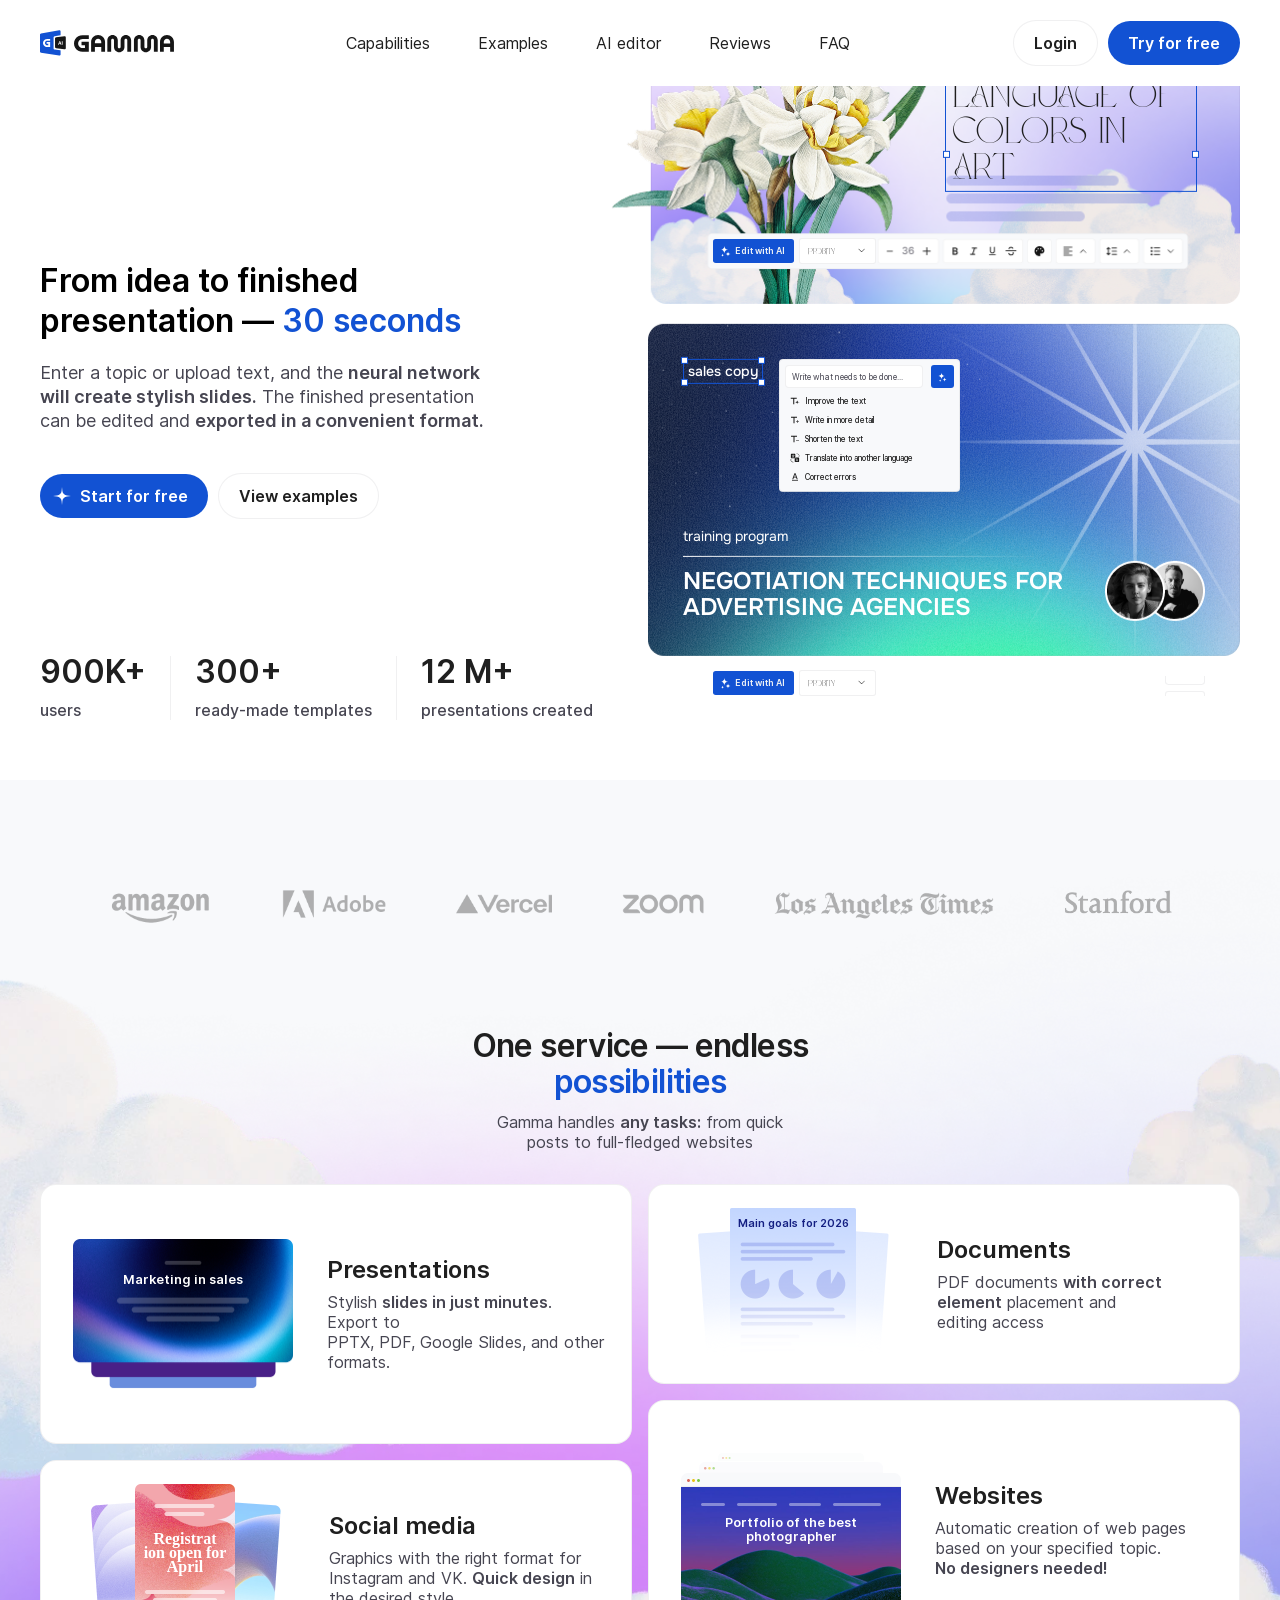
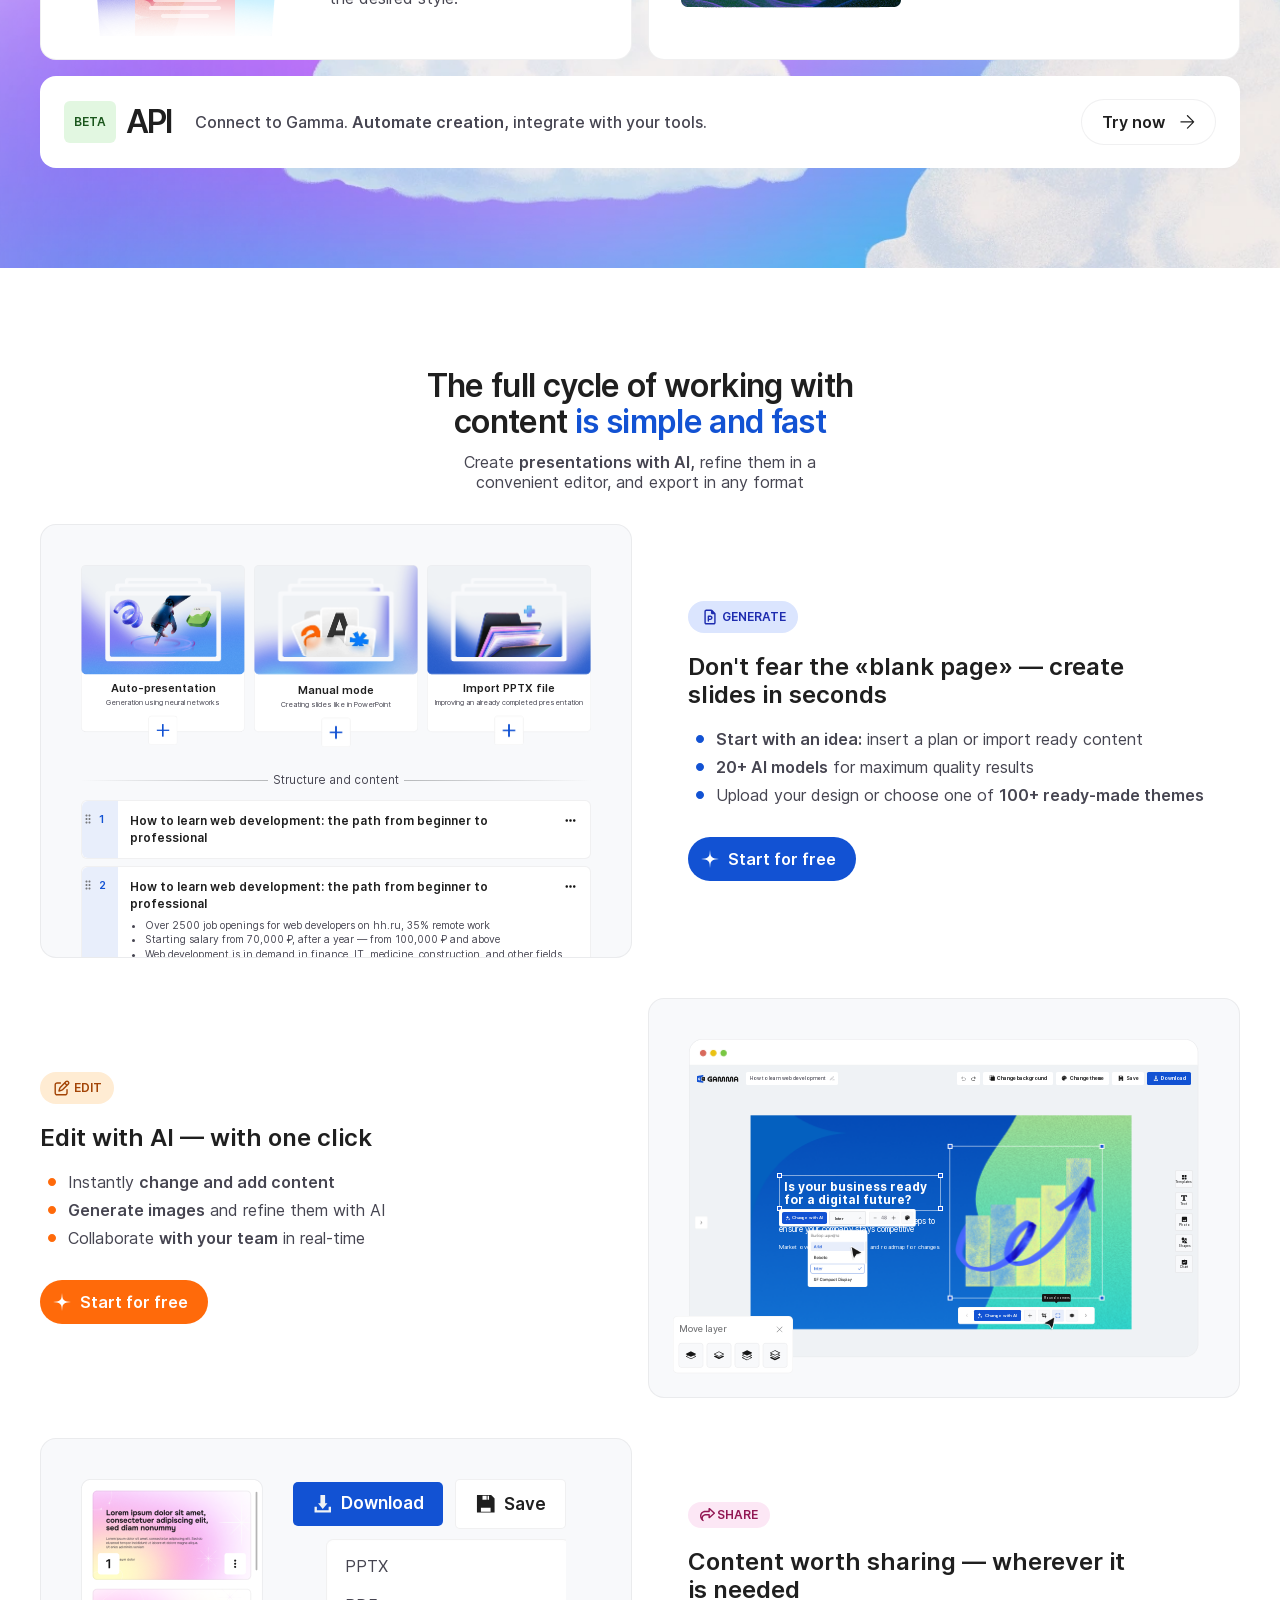
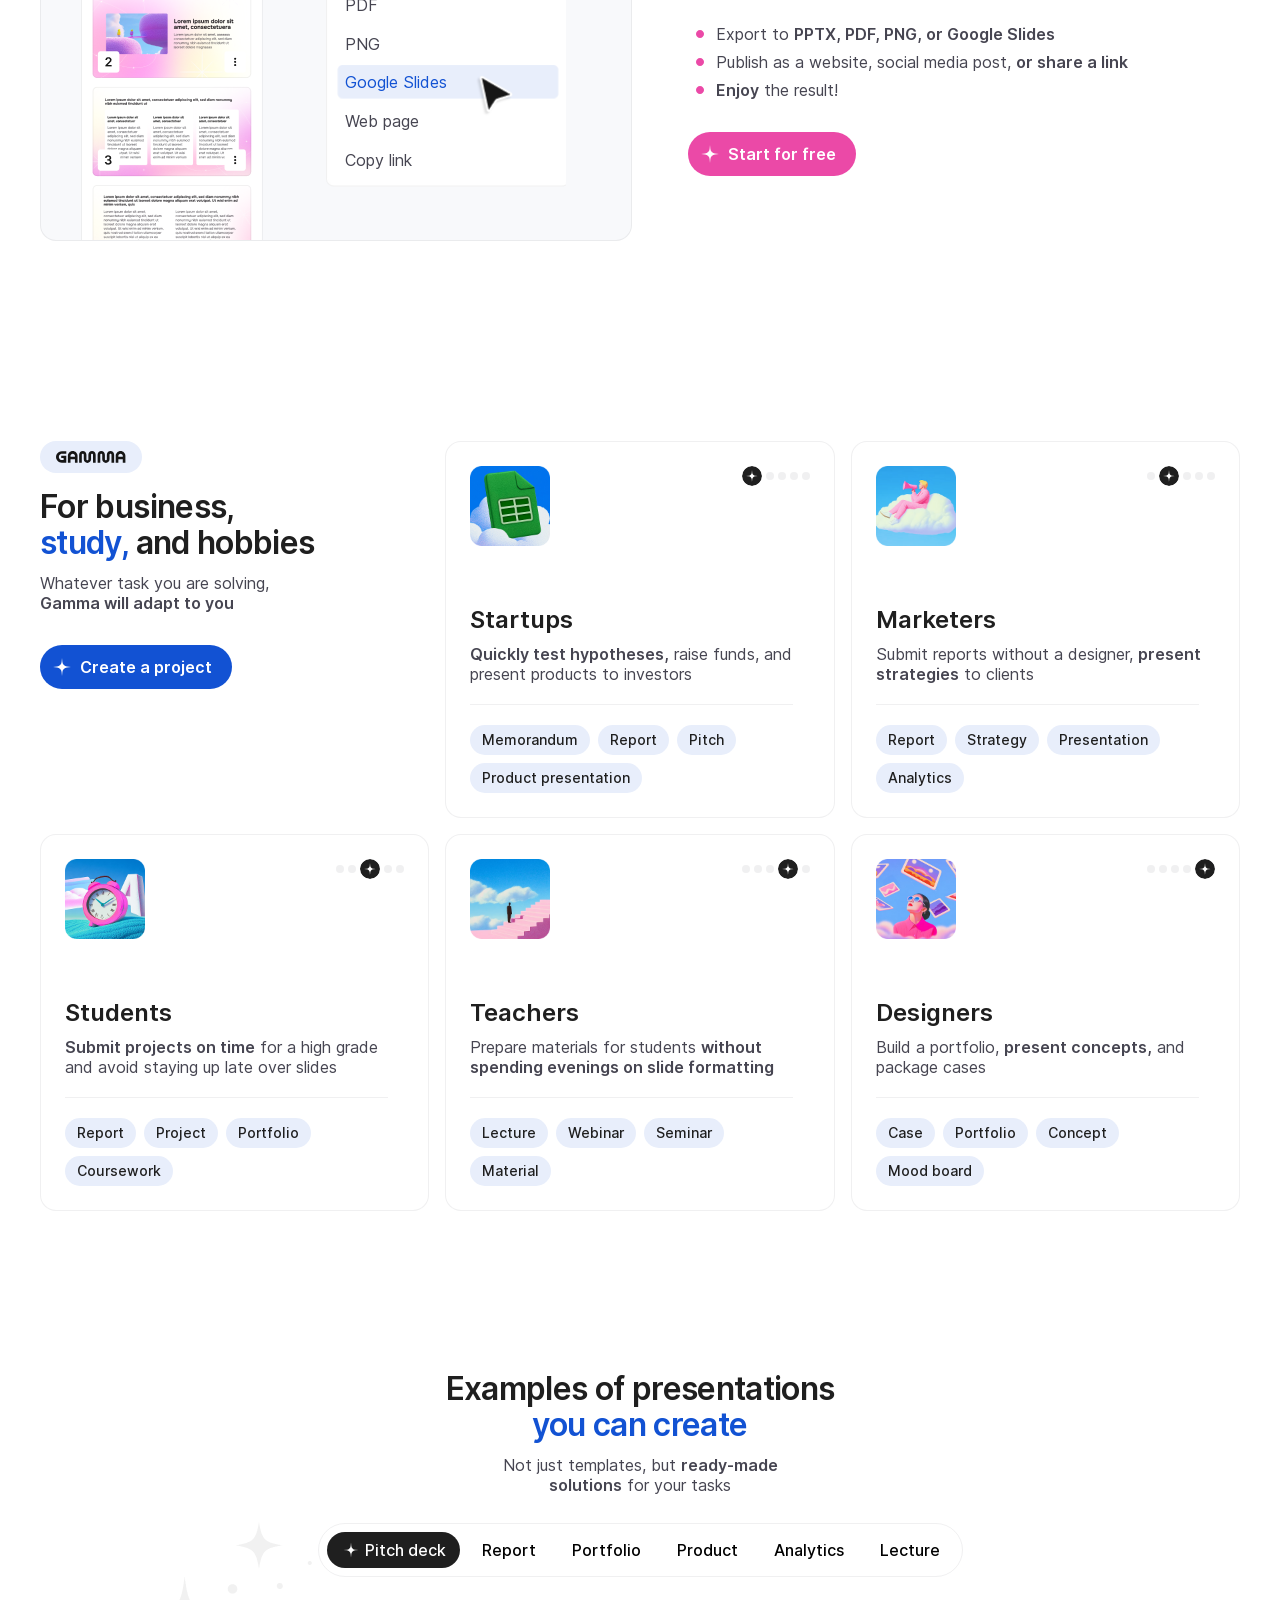
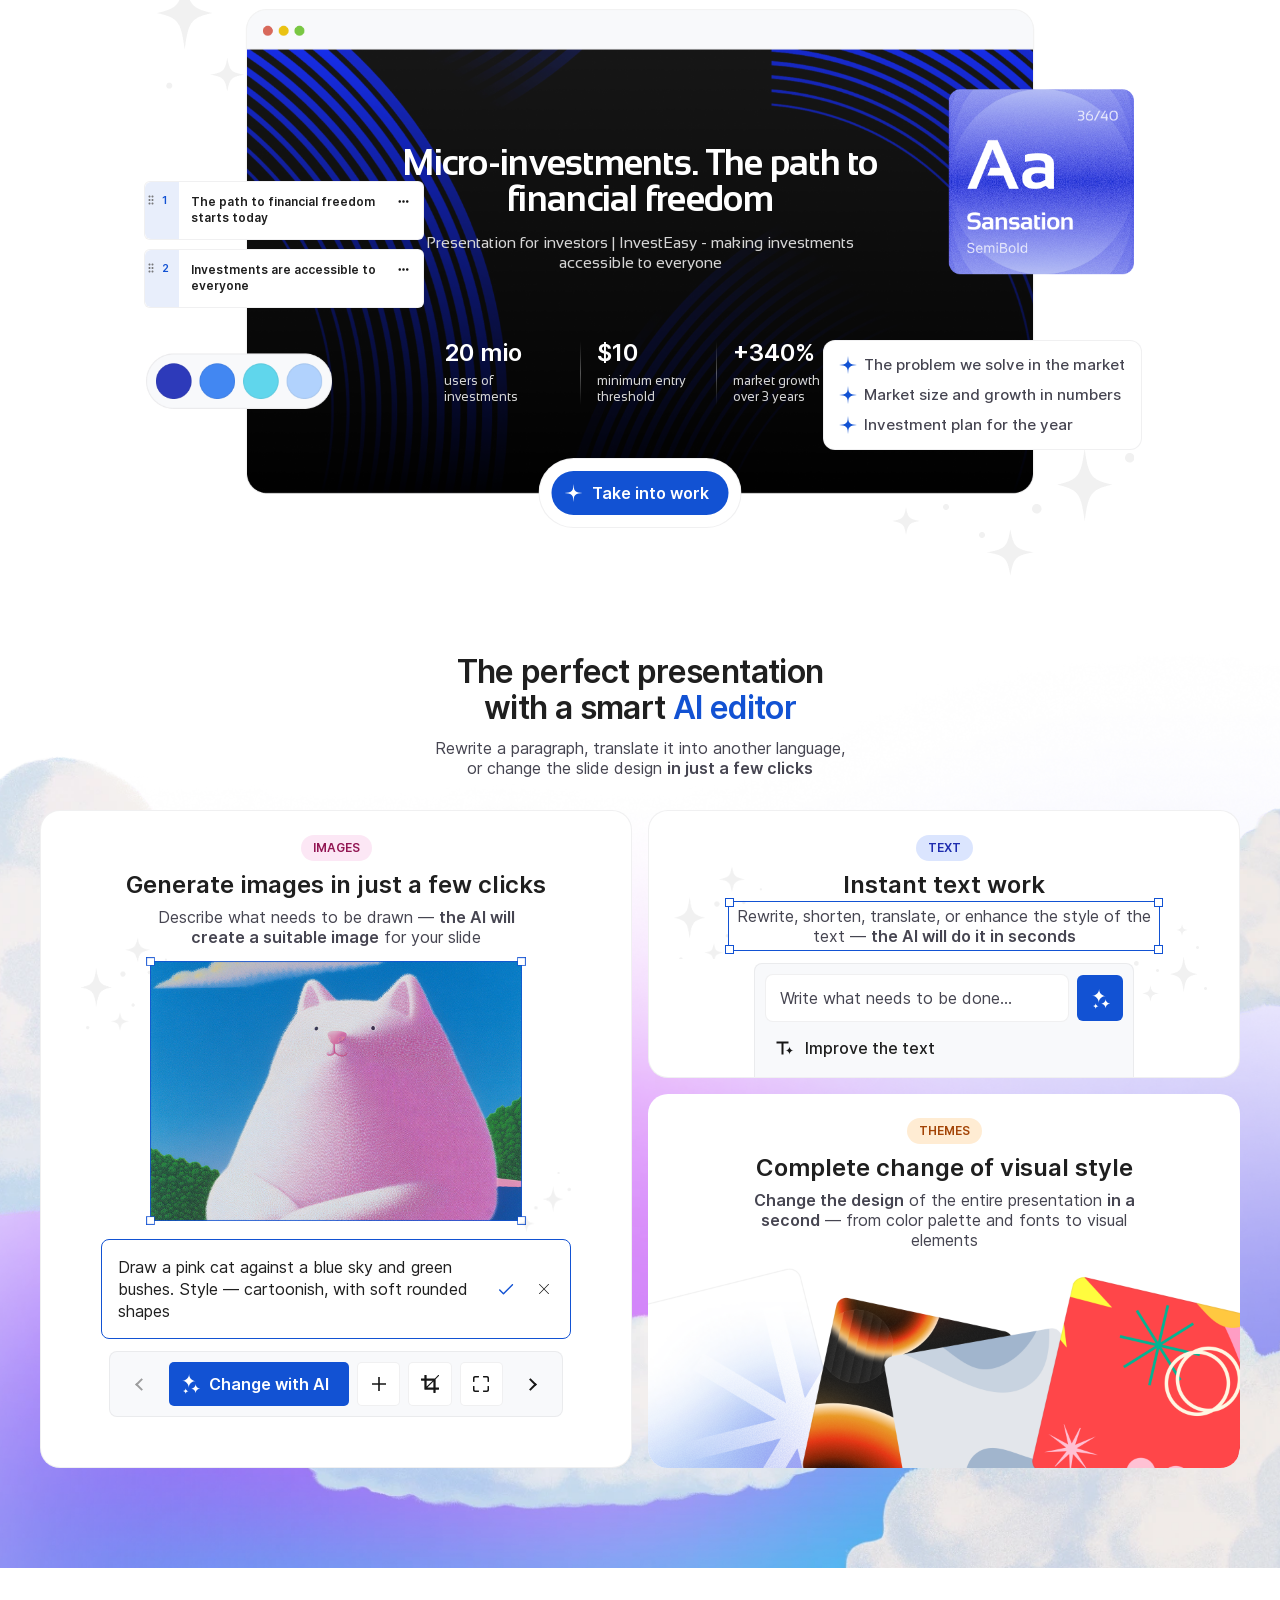
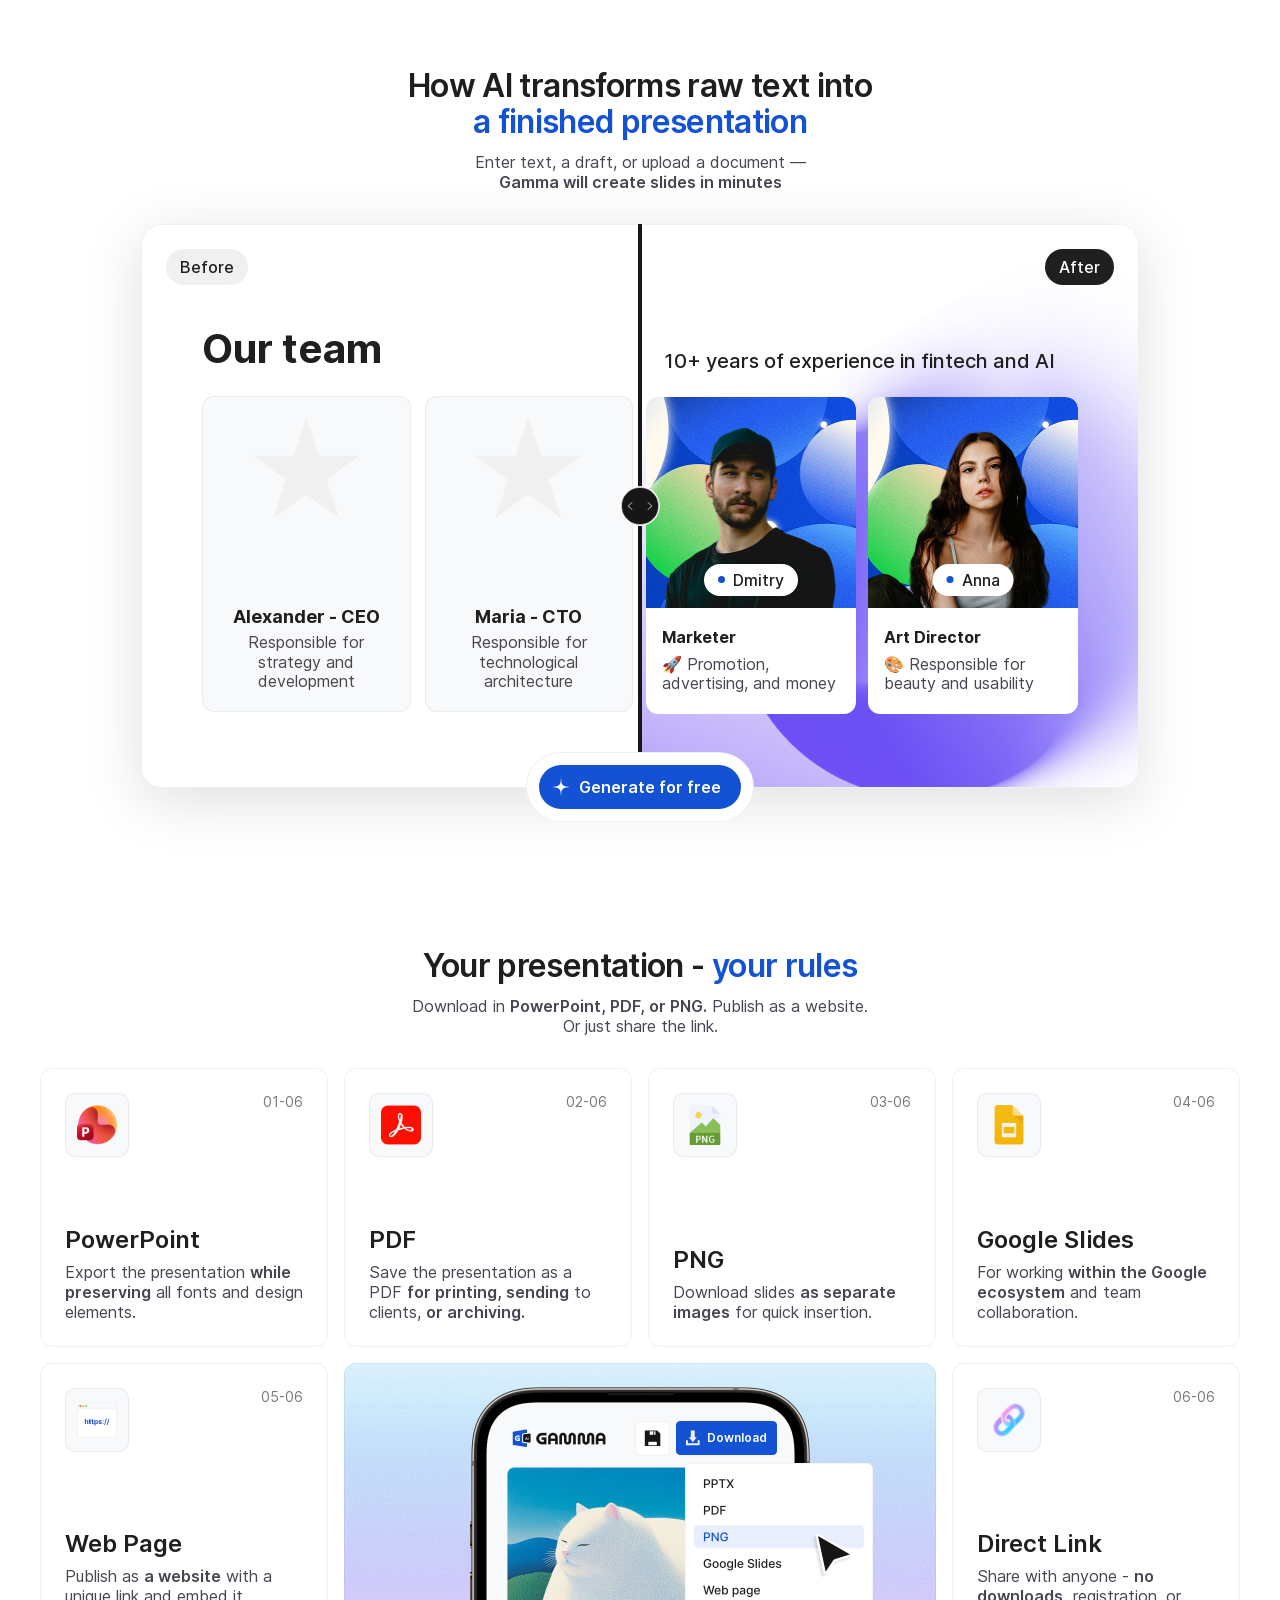
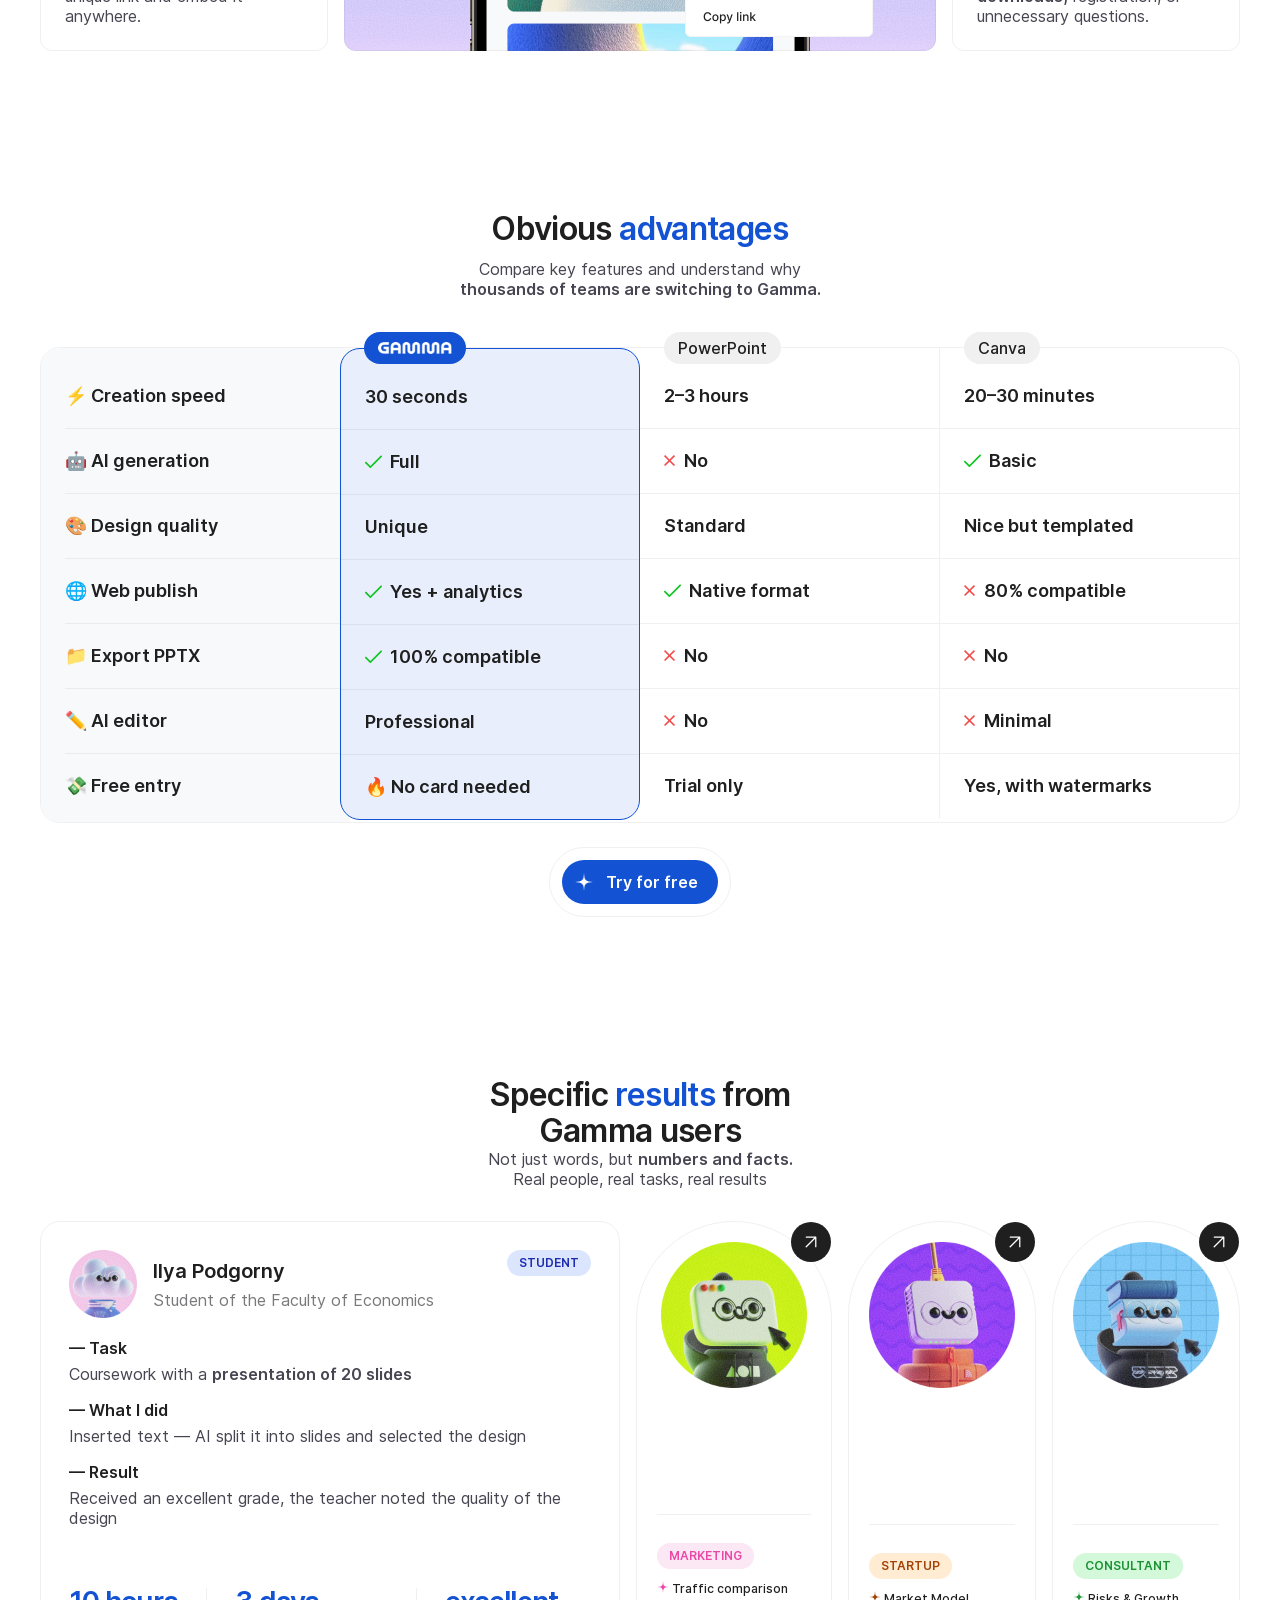
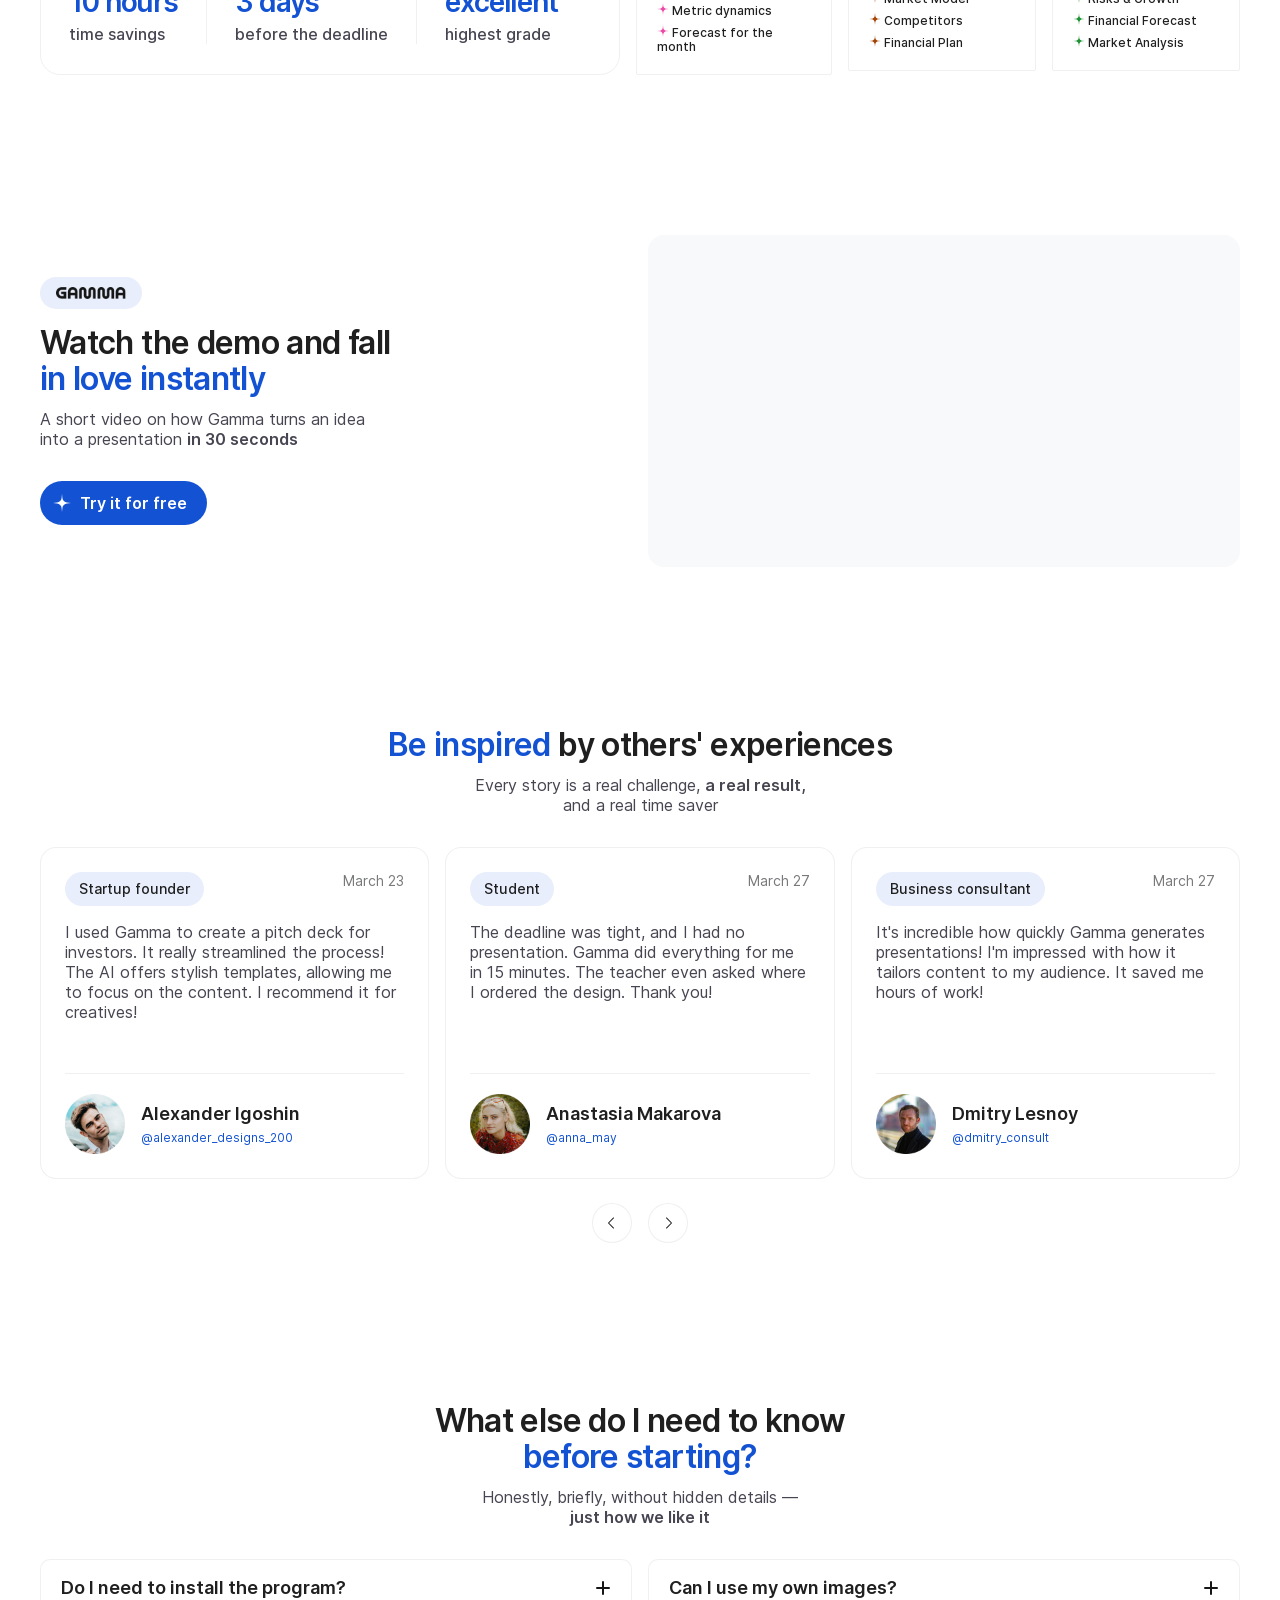
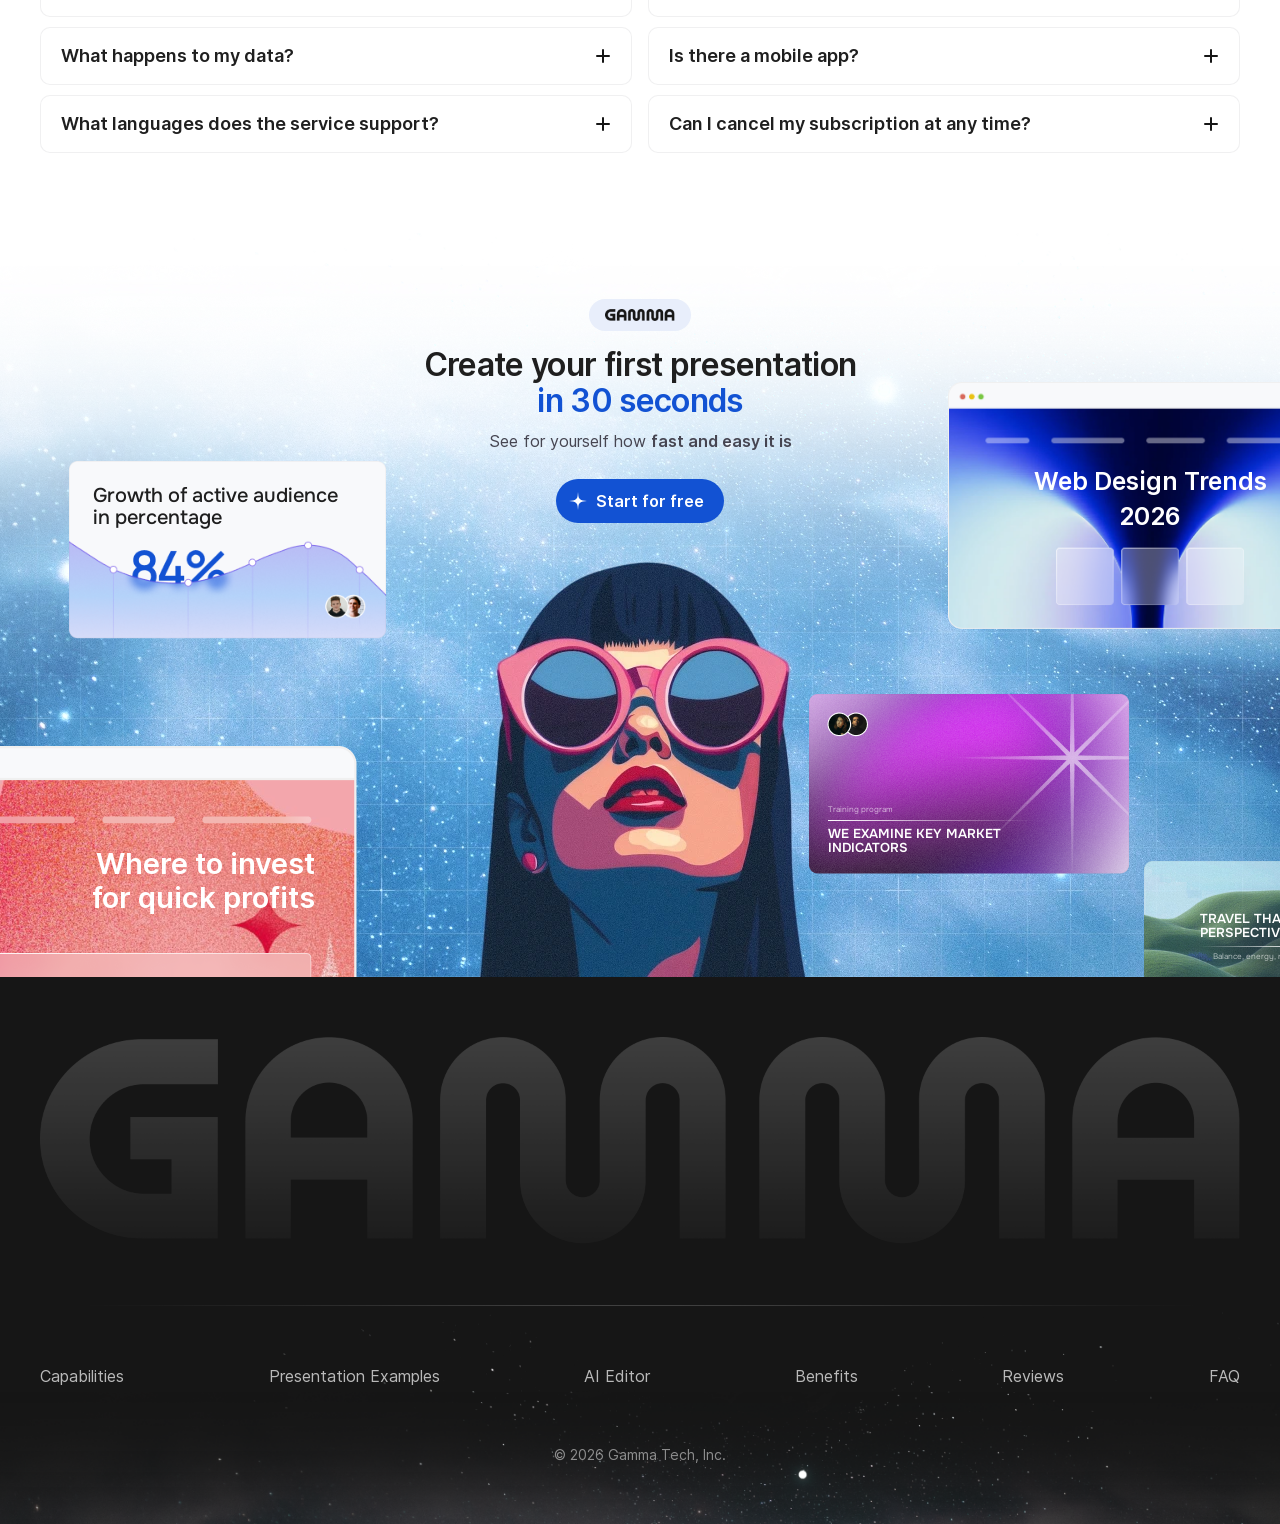
<file: index.html>
<!DOCTYPE html>
<html lang="ru">
<head>
    <meta charset="UTF-8">
    <meta name="viewport"
          content="width=device-width, user-scalable=no, initial-scale=1.0, maximum-scale=1.0, minimum-scale=1.0">
    <meta http-equiv="X-UA-Compatible" content="ie=edge">
    <link href="https://cdn.jsdelivr.net/npm/@splidejs/splide@4.1.4/dist/css/splide.min.css" rel="stylesheet"/>
    <link href="https://fonts.cdnfonts.com/css/soyuz-grotesk" rel="stylesheet">

    <link rel="stylesheet" href="style.css">
    <title>Gamma</title>
</head>
<body>
<header>
    <div class="container">
        <div class="header-main G-align-center G-justify-between">
            <a href="#" class="logo G-flex"><img src="./assets/img/logo.svg" alt="Gamma"></a>
            <div class="menu-content">
                <div class="menu-mobile G-align-center">
                    <div class="nav-menu">
                        <ul class="menu-scroll G-align-center">
                            <li><a href="#capabilities">Capabilities</a></li>
                            <li><a href="#examples">Examples</a></li>
                            <li><a href="#ai-editor">AI editor</a></li>
                            <li><a href="#reviews">Reviews</a></li>
                            <li><a href="#faq">FAQ</a></li>
                        </ul>
                    </div>
                    <div class="header-btn G-align-center">
                        <button class="btn-line G-center">Login</button>
                        <button class="try-btn G-center">Try for free</button>
                    </div>
                </div>
            </div>
            <div class="btn-head-mob">
                <button class="try-btn G-center">Try for free</button>
            </div>
            <div class="open-menu">
                <span></span>
                <span></span>
                <span></span>
            </div>
        </div>
    </div>
</header>

<section class="hero-sction">
    <div class="container">
        <div class="hero-body G-justify-between G-align-center">
            <div class="hero-description ">
                <h1>
                    From idea to finished presentation — <span>30 seconds</span>
                </h1>
                <p>
                    Enter a topic or upload text, and the <span>neural network will create stylish slides.</span> The finished
                    presentation can be edited and <span>exported in a convenient format.</span>
                </p>
                <div class="hero-btn G-align-center">
                    <button class="try-btn start-btn-blue  G-align-center">
                        <i class="icon-star"></i>
                        Start for free
                    </button>
                    <a href="#" class="btn-line">View examples</a>
                </div>
            </div>
            <div class="splide " aria-labelledby="carousel-heading">
                <div class="splide__track">
                    <ul class="splide__list">
                        <li class="splide__slide">
                            <div class="hero-swiper-slide leader-enhancing">
                                <h2>Leader in enhancing employee efficiency</h2>
                                <div class="leader-enhancing-col G-flex-column">
                                    <div class="leader-enhancing-box G-flex-column G-align-center">
                                        <img src="./assets/img/icon-template.svg" alt="icon" >
                                        <small></small>
                                    </div>
                                    <div class="leader-enhancing-box G-flex-column G-align-center">
                                        <img src="./assets/img/icon-shape.svg" alt="icon" >
                                        <small>Shapes</small>
                                    </div>
                                    <div class="leader-enhancing-box Templates-act G-flex-column G-align-center">
                                        <img src="./assets/img/icon-template.svg" alt="icon" >

                                        <small>Templates</small>
                                    </div>
                                    <div class="leader-enhancing-box G-flex-column G-align-center">
                                        <img src="./assets/img/icon-chart.svg" alt="icon" >
                                        <small>Chart</small>
                                    </div>
                                </div>
                                <img
                                        src="./assets/img/slide-card-1.png"
                                        alt="photo"
                                        width=""
                                        height=""
                                        loading="eager"
                                        decoding="async"
                                />

                            </div>
                        </li>
                        <li class="splide__slide">
                            <div class="hero-swiper-slide hero-swiper-marg">
                                    <div class="hero-swiper-languag">
                                        <h3>The language of colors in art</h3>
                                    </div>
                                <img
                                        src="./assets/img/slide-card-2.png"
                                        alt="photo"
                                        width=""
                                        height=""
                                        loading="eager"
                                        decoding="async"
                                />
                                <div class="colors-art G-align-center">
                                    <div class="colors-art-btn G-align-center">
                                        <i class="icon-change-AI"></i>
                                        Edit with AI
                                    </div>
                                    <div class="colors-art-probity G-align-center">
                                        Probity
                                        <i class="icon-arr"></i>
                                    </div>
                                </div>
                            </div>
                        </li>
                        <li class="splide__slide">
                            <div class="swiper-slide">
                                <div class="hero-swiper-slide">
                                    <div class="sales-copy-center G-align-start">
                                        <span class="sales-copy">
                                            sales copy
                                        </span>
                                        <div class="add-menu-img ">
                                            <div class="add-menu-search G-align-center">
                                                <input type="text" placeholder="Write what needs to be done...">
                                                <button class="menu-search-btn">
                                                    <i class="icon-change-AI"></i>
                                                </button>
                                            </div>
                                            <div class="add-menu-text">
                                                <ul>
                                                    <li><i class="icon-improve"></i> Improve the text</li>
                                                    <li><i class="icon-write"></i> Write in more detail</li>
                                                    <li><i class="icon-shorten"></i> Shorten the text</li>
                                                    <li><i class="icon-translate"></i> Translate into another language</li>
                                                    <li><i class="icon-correct"></i> Correct errors</li>
                                                </ul>
                                            </div>
                                        </div>
                                    </div>
                                    <img
                                            src="./assets/img/slide-card-3.png"
                                            alt="photo"
                                            width=""
                                            height=""
                                            loading="eager"
                                            decoding="async"
                                    />

                                    <div class="training-program">
                                        <p>training program</p>
                                        <span></span>
                                        <h3>Negotiation techniques for advertising agencies</h3>
                                    </div>
                                </div>
                            </div>
                        </li>
                    </ul>
                </div>
            </div>
        </div>
        <div class="hero-body-card G-flex">
            <div class="body-card-stat">
                <span>900K+</span>
                <p>users</p>
            </div>
            <div class="body-card-stat">
                <span>300+</span>
                <p>ready-made templates</p>
            </div>
            <div class="body-card-stat">
                <span>12 М+</span>
                <p>presentations created</p>
            </div>
        </div>
    </div>
</section>


<section id="capabilities" class="possibilities">
    <div class="container">
        <div class="possibilities-content">
            <ul>
                <li>
                    <img src="./assets/img/amazon.png" alt="amazon">
                </li>
                <li>
                    <img src="./assets/img/adobe.png" alt="adobe">
                </li>
                <li>
                    <img src="./assets/img/vercel.png" alt="vercel">
                </li>
                <li>
                    <img src="./assets/img/zoom.png" alt="zoom">
                </li>
                <li>
                    <img src="./assets/img/los-angeles.png" alt="angeles">
                </li>
                <li>
                    <img src="./assets/img/stanford.png" alt="stanford">
                </li>
            </ul>
        </div>
        <div class="possibilities-header G-flex-column G-align-center">
            <h2>One service — endless <span>possibilities</span></h2>
            <p>Gamma handles <span>any tasks:</span> from quick posts to full-fledged websites</p>
        </div>
        <div class="possibilities-card">
            <div class="possibilities-card-item long G-center">
                <div class="possibilities-presentations possibilities-img">
                    <span>Marketing in sales</span>
                    <img src="./assets/img/marketing.png" alt="marketing">
                </div>
                <div class="possibilities-card-info">
                    <h3>Presentations</h3>
                    <p>Stylish <span>slides in just minutes</span>. Export to <br> PPTX, PDF, Google Slides, and
                        other formats.</p>
                </div>
            </div>
            <div class="possibilities-card-item short G-center">
                <div class="possibilities-social-media possibilities-img">
                    <span>Registrat ion open for April</span>
                    <img src="./assets/img/social-media.png" alt="social">
                </div>
                <div class="possibilities-card-info">
                    <h3>Social media</h3>
                    <p>Graphics with the right format for Instagram and VK. <span>Quick design</span> in the desired
                        style.</p>
                </div>
            </div>
            <div class="possibilities-card-item short G-center">
                <div class="possibilities-documents possibilities-img">
                    <span>Main goals for 2026</span>
                    <img src="./assets/img/documents.png" alt="documents">
                </div>
                <div class="possibilities-card-info">
                    <h3>Documents</h3>
                    <p>PDF documents <span>with correct <br> element</span> placement and <br> editing access</p>
                </div>
            </div>
            <div class="possibilities-card-item long G-center" style="height: 260px">
                <div class="possibilities-websites possibilities-img">
                    <span>Portfolio of the best photographer</span>
                    <img src="./assets/img/websites.png" alt="websites">
                </div>
                <div class="possibilities-card-info">
                    <h3>Websites</h3>
                    <p>Automatic creation of web pages <br> based on your specified topic. <br><span>No designers needed!</span>
                    </p>
                </div>
            </div>
        </div>
        <div class="possibilities-mob">
            <div class="swiper possibilities-slider">
                <div class="swiper-wrapper">
                    <div class="swiper-slide">
                        <div class="possibilities-card-item long G-center">
                            <div class="possibilities-presentations possibilities-img">
                                <span>Marketing in sales</span>
                                <img src="./assets/img/marketing.png" alt="marketing">
                            </div>
                            <div class="possibilities-card-info">
                                <h3>Presentations</h3>
                                <p>Stylish <span>slides in just minutes</span>. Export to <br> PPTX, PDF, Google Slides, and
                                    other formats.</p>
                            </div>
                        </div>
                    </div>
                    <div class="swiper-slide">
                        <div class="possibilities-card-item short G-center">
                            <div class="possibilities-documents possibilities-img">
                                <span>Main goals for 2026</span>
                                <img src="./assets/img/documents.png" alt="documents">
                            </div>
                            <div class="possibilities-card-info">
                                <h3>Documents</h3>
                                <p>PDF documents <span>with correct <br> element</span> placement and <br> editing access</p>
                            </div>
                        </div>
                    </div>
                    <div class="swiper-slide">
                        <div class="possibilities-card-item short G-center">
                            <div class="possibilities-social-media possibilities-img">
                                <span>Registrat ion open for April</span>
                                <img src="./assets/img/social-media.png" alt="social">
                            </div>
                            <div class="possibilities-card-info">
                                <h3>Social media</h3>
                                <p>Graphics with the right format for Instagram and VK. <span>Quick design</span> in the desired
                                    style.</p>
                            </div>
                        </div>
                    </div>
                    <div class="swiper-slide">
                        <div class="possibilities-card-item long G-center" style="height: 260px">
                            <div class="possibilities-websites possibilities-img">
                                <span>Portfolio of the best photographer</span>
                                <img src="./assets/img/websites.png" alt="websites">
                            </div>
                            <div class="possibilities-card-info">
                                <h3>Websites</h3>
                                <p>Automatic creation of web pages <br> based on your specified topic. <br><span>No designers needed!</span>
                                </p>
                            </div>
                        </div>
                    </div>
                </div>
            </div>
            <div class="possibilities-pag swiper-pagination"></div>
        </div>
        <div class="possibilities-beta  G-justify-between G-align-center">
            <div class="beta-content  G-align-center">
                <div class="beta-content-item  G-align-center">
                    <h5>BETA</h5>
                    <h4>API</h4>
                </div>
                <p>Connect to Gamma. <span>Automate creation,</span> integrate with your tools.</p>
            </div>
            <a href="#" class="beta-btn G-align-center">Try now
                <i class="icon-arrow-right"></i>
            </a>
        </div>
    </div>
</section>

<section class="full-cycle">
    <div class="container">
        <div class="full-cycle-title G-flex-column G-align-center">
            <h2>The full cycle of working with content <span>is simple and fast</span></h2>
            <p>Create <span>presentations with AI,</span> refine them in a convenient editor, and export in any format
            </p>
        </div>
        <div class="full-cycle-content  G-justify-between G-flex-wrap">
            <div class="full-cycle-boxes G-align-center">
                <div class="full-cycle-card full-cycle-fon">
                    <div class="auto-presentation-flex G-align-start G-justify-between">
                        <div class="auto-presentation-card G-flex-column">
                            <img src="./assets/img/present-1.png" alt="present">
                            <div class="auto-presentation-name G-flex-column G-align-center">
                                <strong>Auto-presentation</strong>
                                <p>Generation using neural networks</p>
                            </div>
                        </div>
                        <div class="auto-presentation-card G-flex-column">
                            <img src="./assets/img/present-2.png" alt="present">
                            <div class="auto-presentation-name G-flex-column G-align-center">
                                <strong>Manual mode</strong>
                                <p>Creating slides like in PowerPoint</p>
                            </div>
                        </div>
                        <div class="auto-presentation-card G-flex-column">
                            <img src="./assets/img/present-3.png" alt="present">
                            <div class="auto-presentation-name G-flex-column G-align-center">
                                <strong>Import PPTX file</strong>
                                <p>Improving an already completed presentation</p>
                            </div>
                        </div>
                    </div>

                    <div class="struc-content-cnt">
                        <div class="struc-content-tit G-center">
                            <span></span>
                            <h4>Structure and content</h4>
                            <span></span>
                        </div>
                        <div class="invest-tabs-box G-flex">
                            <div class="invest-tabs-fon">
                                <i class="icon-keter"></i>
                                <span>1</span>
                            </div>
                            <div class="invest-tabs-name G-align-start G-justify-between">
                                <h4>How to learn web development: the path from beginner to professional</h4>
                                <i class="icon-ket"></i>
                            </div>
                        </div>
                        <div class="invest-tabs-box G-flex">
                            <div class="invest-tabs-fon">
                                <i class="icon-keter"></i>
                                <span>2</span>
                            </div>
                            <div class="invest-tabs-name G-flex-column ">
                                <div class="G-align-start G-justify-between">
                                    <h4>How to learn web development: the path from beginner to professional</h4>
                                    <i class="icon-ket"></i>
                                </div>
                                <ul>
                                    <li>Over 2500 job openings for web developers on hh.ru, 35% remote work</li>
                                    <li>Starting salary from 70,000 ₽, after a year — from 100,000 ₽ and above</li>
                                    <li>Web development is in demand in finance, IT, medicine, construction, and other fields</li>
                                </ul>
                            </div>
                        </div>

                    </div>
                </div>
                <div class="full-cycle-card">
                    <div class="full-cycle-card-item">
						<span class="generate-btn G-align-center">
							<i class="icon-generate"></i>
							Generate
						</span>
                        <h3>Don't fear the «blank page» — create slides in seconds</h3>
                        <ul class=" G-flex-column">
                            <li>
                                <i class="icon-round-blue"></i>
                                <span>Start with an idea:</span> insert a plan or import ready content
                            </li>
                            <li>
                                <i class="icon-round-blue"></i>
                                <span>20+ AI models</span> for maximum quality results
                            </li>
                            <li>
                                <i class="icon-round-blue"></i>
                                Upload your design or choose one of <span>100+ ready-made themes</span>
                            </li>
                        </ul>
                        <button class="try-btn  G-align-center">
                            <i class="icon-star"></i>
                            Start for free
                        </button>
                    </div>
                </div>
            </div>
            <div class="full-cycle-boxes G-align-center">
                <div class="full-cycle-card">
                    <div class="full-cycle-edit">
						<span class="generate-btn edit-btn  G-align-center">
							<i class="icon-edit"></i>
							Edit
						</span>
                        <h3>Edit with AI — with one click</h3>
                        <ul class="G-flex-column">
                            <li>
                                <i class="icon-round-orange"></i>
                                Instantly <span>change and add content</span>
                            </li>
                            <li>
                                <i class="icon-round-orange"></i>
                                <span>Generate images</span> and refine them with AI
                            </li>
                            <li>
                                <i class="icon-round-orange"></i>
                                Collaborate <span>with your team</span> in real-time
                            </li>
                        </ul>
                        <button class="try-btn start-btn-orange  G-align-center">
                            <i class="icon-star"></i>
                            Start for free
                        </button>
                    </div>
                </div>

                <div class="full-cycle-card full-cycle-fon">

                    <div class="full-cycle-rel">
                        <div class="topbar G-align-center G-justify-between">

                            <div class="topbar-title-cent G-align-center">
                                <img src="./assets/img/card-logo.svg" alt="">
                                <div class="topbar-title G-align-center">
                                    <span>How to learn web development</span>
                                    <span class="edit-icon">
                                 <svg xmlns="http://www.w3.org/2000/svg" width="7" height="7" viewBox="0 0 7 7" fill="none">
                                    <g opacity="0.5" clip-path="url(#clip0_202_7663)">
                                    <path d="M3.99981 4.26666L2.93314 5.33333H5.59981V4.26666H3.99981ZM3.21581 1.91732L0.799805 4.33332V5.33333H1.79981L4.21581 2.91732L3.21581 1.91732ZM4.98915 2.14399C5.09315 2.03999 5.09315 1.86665 4.98915 1.76799L4.36515 1.14398C4.31181 1.09065 4.24514 1.06665 4.17581 1.06665C4.10914 1.06665 4.03981 1.09332 3.98914 1.14398L3.50114 1.63198L4.50115 2.63199L4.98915 2.14399Z" fill="#464551"/>
                                    </g>
                                    <defs>
                                    <clipPath id="clip0_202_7663">
                                    <rect width="6.4" height="6.4" fill="white"/>
                                    </clipPath>
                                    </defs>
                                    </svg>
                                </span>
                                </div>
                            </div>



                            <div class="topbar-undo-cent G-align-center">
                                <div class="topbar-undo-redo G-align-center">
                                    <svg xmlns="http://www.w3.org/2000/svg" width="8" height="8" viewBox="0 0 8 8" fill="none">
                                        <mask id="mask0_202_7666" style="mask-type:alpha" maskUnits="userSpaceOnUse" x="0" y="0" width="8" height="8">
                                            <rect width="7.46667" height="7.46667" fill="#D9D9D9"/>
                                        </mask>
                                        <g mask="url(#mask0_202_7666)">
                                            <path d="M4.41028 5.75546C4.86539 5.75546 5.25518 5.60309 5.57967 5.29836C5.90416 4.99363 6.06641 4.6185 6.06641 4.17299C6.06641 3.72748 5.90416 3.35285 5.57967 3.0491C5.25518 2.74535 4.86539 2.59348 4.41028 2.59348L2.22597 2.59348L3.09164 1.72774L2.76381 1.3999L1.33689 2.82681L2.76381 4.25373L3.09164 3.92589L2.22597 3.06015L4.41028 3.06015C4.73498 3.06015 5.01438 3.16683 5.2485 3.3802C5.48266 3.59362 5.59974 3.85789 5.59974 4.17299C5.59974 4.4881 5.48266 4.75283 5.2485 4.96718C5.01438 5.18159 4.73498 5.28879 4.41028 5.28879H2.17752V5.75546L4.41028 5.75546Z" fill="#78797B"/>
                                        </g>
                                    </svg>
                                    <svg xmlns="http://www.w3.org/2000/svg" width="8" height="8" viewBox="0 0 8 8" fill="none">
                                        <mask id="mask0_202_7667" style="mask-type:alpha" maskUnits="userSpaceOnUse" x="0" y="0" width="8" height="8">
                                            <rect width="7.46667" height="7.46667" fill="#D9D9D9"/>
                                        </mask>
                                        <g mask="url(#mask0_202_7667)">
                                            <path d="M2.99304 5.75546C2.53793 5.75546 2.14814 5.60309 1.82365 5.29836C1.49916 4.99363 1.33691 4.6185 1.33691 4.17299C1.33691 3.72748 1.49916 3.35285 1.82365 3.0491C2.14814 2.74535 2.53793 2.59348 2.99304 2.59348L5.17735 2.59348L4.31168 1.72774L4.63951 1.3999L6.06643 2.82681L4.63951 4.25373L4.31168 3.92589L5.17735 3.06015L2.99304 3.06015C2.66834 3.06015 2.38894 3.16683 2.15483 3.3802C1.92066 3.59362 1.80358 3.85789 1.80358 4.17299C1.80358 4.4881 1.92066 4.75283 2.15483 4.96718C2.38894 5.18159 2.66834 5.28879 2.99304 5.28879H5.2258V5.75546L2.99304 5.75546Z" fill="#161616"/>
                                        </g>
                                    </svg>
                                </div>


                                <div class="btn-ghost G-align-center">
                                    <svg xmlns="http://www.w3.org/2000/svg" width="7" height="7" viewBox="0 0 7 7" fill="none">
                                        <mask id="mask0_468_2410" style="mask-type:alpha" maskUnits="userSpaceOnUse" x="0" y="0" width="7" height="7">
                                            <rect width="6.4" height="6.4" fill="#D9D9D9"/>
                                        </mask>
                                        <g mask="url(#mask0_468_2410)">
                                            <path d="M2.1332 5.86678C1.98654 5.86678 1.86098 5.81456 1.75654 5.71011C1.65209 5.60567 1.59987 5.48011 1.59987 5.33345V4.80011H1.06654C0.91987 4.80011 0.794314 4.74789 0.68987 4.64345C0.585425 4.539 0.533203 4.41345 0.533203 4.26678V3.73345H1.06654V4.26678H1.59987V2.13345C1.59987 1.98678 1.65209 1.86123 1.75654 1.75678C1.86098 1.65234 1.98654 1.60011 2.1332 1.60011H4.26654V1.06678H3.7332V0.533447H4.26654C4.4132 0.533447 4.53876 0.585669 4.6432 0.690114C4.74765 0.794558 4.79987 0.920114 4.79987 1.06678V1.60011H5.3332C5.47987 1.60011 5.60543 1.65234 5.70987 1.75678C5.81431 1.86123 5.86654 1.98678 5.86654 2.13345V5.33345C5.86654 5.48011 5.81431 5.60567 5.70987 5.71011C5.60543 5.81456 5.47987 5.86678 5.3332 5.86678H2.1332ZM0.533203 3.20011V2.13345H1.06654V3.20011H0.533203ZM0.533203 1.60011V1.06678C0.533203 0.920114 0.585425 0.794558 0.68987 0.690114C0.794314 0.585669 0.91987 0.533447 1.06654 0.533447H1.59987V1.06678H1.06654V1.60011H0.533203ZM2.1332 1.06678V0.533447H3.19987V1.06678H2.1332Z" fill="#161616"/>
                                        </g>
                                    </svg>
                                    Change background
                                </div>
                                <div class="btn-ghost G-align-center">
                                    <svg xmlns="http://www.w3.org/2000/svg" width="7" height="7" viewBox="0 0 7 7" fill="none">
                                        <mask id="mask0_468_2414" style="mask-type:alpha" maskUnits="userSpaceOnUse" x="0" y="0" width="7" height="7">
                                            <rect width="6.4" height="6.4" fill="#D9D9D9"/>
                                        </mask>
                                        <g mask="url(#mask0_468_2414)">
                                            <path d="M3.19494 5.60005C2.86749 5.60005 2.55818 5.53697 2.26703 5.41083C1.97583 5.28468 1.72157 5.11293 1.50427 4.89559C1.28692 4.67828 1.11517 4.42363 0.989026 4.13163C0.862878 3.83963 0.799805 3.5291 0.799805 3.20005C0.799805 2.86679 0.864584 2.55415 0.994142 2.26215C1.1237 1.97015 1.29966 1.71615 1.52202 1.50015C1.74433 1.28411 2.00442 1.11342 2.30227 0.98807C2.60008 0.862723 2.91772 0.800049 3.25519 0.800049C3.57098 0.800049 3.87025 0.853902 4.15298 0.961607C4.43576 1.06931 4.6841 1.21839 4.89799 1.40883C5.11193 1.59927 5.28237 1.82559 5.40932 2.08778C5.53631 2.34992 5.5998 2.6342 5.5998 2.9406C5.5998 3.37786 5.46985 3.71988 5.20993 3.96666C4.95002 4.21348 4.61682 4.33689 4.21033 4.33689H3.75269C3.68077 4.33689 3.62328 4.36036 3.5802 4.40731C3.53713 4.4543 3.51559 4.50986 3.51559 4.57399C3.51559 4.65205 3.54717 4.73319 3.61033 4.8174C3.67349 4.90161 3.70507 4.99828 3.70507 5.10742C3.70507 5.2742 3.65892 5.39801 3.56663 5.47885C3.47429 5.55965 3.35039 5.60005 3.19494 5.60005ZM1.81033 3.38952C1.90035 3.38952 1.97549 3.3594 2.03574 3.29914C2.09599 3.23889 2.12612 3.16375 2.12612 3.07373C2.12612 2.98371 2.09599 2.90858 2.03574 2.84832C1.97549 2.78807 1.90035 2.75794 1.81033 2.75794C1.72031 2.75794 1.64517 2.78807 1.58492 2.84832C1.52467 2.90858 1.49454 2.98371 1.49454 3.07373C1.49454 3.16375 1.52467 3.23889 1.58492 3.29914C1.64517 3.3594 1.72031 3.38952 1.81033 3.38952ZM2.56823 2.379C2.65825 2.379 2.73338 2.34887 2.79364 2.28862C2.85389 2.22836 2.88402 2.15323 2.88402 2.06321C2.88402 1.97319 2.85389 1.89805 2.79364 1.8378C2.73338 1.77754 2.65825 1.74742 2.56823 1.74742C2.4782 1.74742 2.40307 1.77754 2.34282 1.8378C2.28256 1.89805 2.25244 1.97319 2.25244 2.06321C2.25244 2.15323 2.28256 2.22836 2.34282 2.28862C2.40307 2.34887 2.4782 2.379 2.56823 2.379ZM3.83138 2.379C3.9214 2.379 3.99654 2.34887 4.05679 2.28862C4.11705 2.22836 4.14717 2.15323 4.14717 2.06321C4.14717 1.97319 4.11705 1.89805 4.05679 1.8378C3.99654 1.77754 3.9214 1.74742 3.83138 1.74742C3.74136 1.74742 3.66623 1.77754 3.60597 1.8378C3.54572 1.89805 3.51559 1.97319 3.51559 2.06321C3.51559 2.15323 3.54572 2.22836 3.60597 2.28862C3.66623 2.34887 3.74136 2.379 3.83138 2.379ZM4.58928 3.38952C4.6793 3.38952 4.75444 3.3594 4.81469 3.29914C4.87494 3.23889 4.90507 3.16375 4.90507 3.07373C4.90507 2.98371 4.87494 2.90858 4.81469 2.84832C4.75444 2.78807 4.6793 2.75794 4.58928 2.75794C4.49926 2.75794 4.42412 2.78807 4.36387 2.84832C4.30362 2.90858 4.27349 2.98371 4.27349 3.07373C4.27349 3.16375 4.30362 3.23889 4.36387 3.29914C4.42412 3.3594 4.49926 3.38952 4.58928 3.38952Z" fill="#161616"/>
                                        </g>
                                    </svg>
                                    Change theme
                                </div>
                                <div class="btn-ghost G-align-center">
                                    <img src="./assets/img/save.svg" alt="save">
                                    Save
                                </div>
                                <div class="save-btn-dow G-align-center">
                                    <img src="./assets/img/donw.svg" alt="donw">
                                    Download
                                </div>
                            </div>
                        </div>
                        <img src="./assets/img/card2.png" alt="card2">
                        <div class="enhancing-gamma G-flex-column">
                            <div class="enhancing-gamma-box  G-flex-column G-center">
                                <svg xmlns="http://www.w3.org/2000/svg" width="7" height="7" viewBox="0 0 7 7" fill="none">
                                    <path d="M2.56866 2.99854H1.37432C1.13725 2.99854 0.944336 2.80562 0.944336 2.56856V1.37407C0.944336 1.13701 1.13725 0.944092 1.37432 0.944092H2.56866C2.80572 0.944092 2.99864 1.13701 2.99864 1.37407V2.56856C2.99864 2.80562 2.80586 2.99854 2.56866 2.99854ZM5.10081 2.99854H3.90633C3.66927 2.99854 3.47635 2.80562 3.47635 2.56856V1.37407C3.47635 1.13701 3.66927 0.944092 3.90633 0.944092H5.10081C5.33788 0.944092 5.53079 1.13701 5.53079 1.37407V2.56856C5.53079 2.80562 5.33788 2.99854 5.10081 2.99854ZM2.56866 5.52166H1.37432C1.13725 5.52166 0.944336 5.32875 0.944336 5.09168V3.8972C0.944336 3.66014 1.13725 3.46722 1.37432 3.46722H2.56866C2.80572 3.46722 2.99864 3.66014 2.99864 3.8972V5.09168C2.99864 5.32875 2.80586 5.52166 2.56866 5.52166ZM5.10081 5.52166H3.90633C3.66927 5.52166 3.47635 5.32875 3.47635 5.09168V3.8972C3.47635 3.66014 3.66927 3.46722 3.90633 3.46722H5.10081C5.33788 3.46722 5.53079 3.66014 5.53079 3.8972V5.09168C5.53079 5.32875 5.33788 5.52166 5.10081 5.52166Z" fill="#161616"/>
                                </svg>
                                <small>Templates</small>
                            </div>
                            <div class="enhancing-gamma-box  G-flex-column G-center">
                                <svg xmlns="http://www.w3.org/2000/svg" width="7" height="7" viewBox="0 0 7 7" fill="none">
                                    <g clip-path="url(#clip0_468_53)">
                                        <path d="M0.296578 0.226562C0.087323 0.226562 -0.0810521 0.413341 -0.0810521 0.645464V1.47465C-0.0810521 1.69612 -0.0839497 1.87445 0.104474 1.87445H0.753853C1.08669 1.86168 1.06962 1.15819 1.79347 1.15169H2.2336V4.75483C2.2336 5.01264 1.76136 5.02165 1.59275 5.02737C1.42391 5.03308 1.27135 5.1558 1.27135 5.41118C1.27135 5.67291 1.43252 5.77323 1.63277 5.77323H4.37822C4.57847 5.77323 4.73957 5.67291 4.73957 5.41118C4.73957 5.15572 4.58662 5.03308 4.41816 5.02737C4.24979 5.02165 3.77732 5.01304 3.77732 4.75483V1.15169H4.21705C4.94146 1.15819 4.92392 1.86168 5.25667 1.87445H5.90644C6.09448 1.87445 6.09158 1.69612 6.09158 1.47465V0.645464C6.09158 0.413341 5.9232 0.226562 5.71395 0.226562H0.296578Z" fill="#161616"/>
                                    </g>
                                    <defs>
                                        <clipPath id="clip0_468_53">
                                            <rect width="6.93333" height="6.93333" fill="white"/>
                                        </clipPath>
                                    </defs>
                                </svg>
                                <small>Text</small>
                            </div>
                            <div class="enhancing-gamma-box G-flex-column G-center">
                                <svg xmlns="http://www.w3.org/2000/svg" width="7" height="7" viewBox="0 0 7 7" fill="none">
                                    <g clip-path="url(#clip0_468_2492)">
                                        <path d="M6.06621 5.48892V1.44448C6.06621 1.1267 5.80621 0.866699 5.48843 0.866699H1.44399C1.12621 0.866699 0.866211 1.1267 0.866211 1.44448V5.48892C0.866211 5.8067 1.12621 6.0667 1.44399 6.0667H5.48843C5.80621 6.0667 6.06621 5.8067 6.06621 5.48892ZM2.4551 3.90003L3.17732 4.76959L4.18843 3.4667L5.48843 5.20003H1.44399L2.4551 3.90003Z" fill="#161616"/>
                                    </g>
                                    <defs>
                                        <clipPath id="clip0_468_2492">
                                            <rect width="6.93333" height="6.93333" fill="white"/>
                                        </clipPath>
                                    </defs>
                                </svg>
                                <small>Photo</small>
                            </div>

                            <div class="enhancing-gamma-box G-flex-column G-center">
                                <svg xmlns="http://www.w3.org/2000/svg" width="7" height="7" viewBox="0 0 7 7" fill="none">
                                    <g clip-path="url(#clip0_468_2495)">
                                        <path d="M6.35547 6.35571H2.98535L4.66992 3.46704L6.35547 6.35571ZM5.63281 4.16235L4.66992 2.51099L2.84863 5.63306H1.2998V3.80591C1.52319 3.89669 1.76716 3.94849 2.02246 3.94849C3.08434 3.94829 3.94804 3.08459 3.94824 2.02271C3.94824 1.76743 3.89734 1.52341 3.80664 1.30005H5.63281V4.16235ZM2.02246 0.578369C2.81905 0.578569 3.4668 1.2263 3.4668 2.02271C3.4666 2.81888 2.81893 3.46684 2.02246 3.46704C1.22612 3.46704 0.578325 2.819 0.578125 2.02271C0.578125 1.22617 1.226 0.578369 2.02246 0.578369Z" fill="#161616"/>
                                    </g>
                                    <defs>
                                        <clipPath id="clip0_468_2495">
                                            <rect width="6.93333" height="6.93333" fill="white"/>
                                        </clipPath>
                                    </defs>
                                </svg>
                                <small>Shapes</small>
                            </div>

                            <div class="enhancing-gamma-box G-flex-column G-center">
                                <svg xmlns="http://www.w3.org/2000/svg" width="7" height="7" viewBox="0 0 7 7" fill="none">
                                    <path d="M5.87386 1.05935H3.70721V0.818618C3.70721 0.685673 3.59942 0.577881 3.46648 0.577881C3.33353 0.577881 3.22574 0.685673 3.22574 0.818618V1.05935H1.0591C0.92614 1.05935 0.818359 1.16715 0.818359 1.30009V5.15188C0.818359 5.28482 0.92614 5.39262 1.0591 5.39262H2.11401L1.80673 6.0072C1.74727 6.12613 1.79547 6.27073 1.91439 6.33019C2.03333 6.38965 2.17792 6.34144 2.23736 6.22251L2.65231 5.39262H4.28065L4.69559 6.22251C4.73777 6.30689 4.82278 6.35566 4.91109 6.35566C4.94727 6.35566 4.984 6.34745 5.01856 6.33019C5.13749 6.27073 5.18567 6.12613 5.12621 6.0072L4.81893 5.39262H5.87385C6.0068 5.39262 6.11458 5.28482 6.11458 5.15188V1.30009C6.1146 1.16715 6.0068 1.05935 5.87386 1.05935ZM5.112 2.60184L3.97715 3.73669C3.93199 3.78184 3.87075 3.8072 3.80693 3.8072C3.74307 3.8072 3.68184 3.78182 3.6367 3.73666L3.12603 3.22597L2.16141 4.19058C2.1144 4.23761 2.0528 4.26112 1.99119 4.26112C1.92958 4.26112 1.86796 4.23761 1.82097 4.19058C1.72693 4.09658 1.72693 3.94416 1.82096 3.85015L2.95582 2.71529C3.00097 2.67014 3.06219 2.64478 3.12604 2.64478C3.18989 2.64478 3.25113 2.67014 3.29627 2.71529L3.80694 3.22599L4.77156 2.26137C4.86557 2.16737 5.018 2.16737 5.112 2.26137C5.20602 2.35539 5.20602 2.50782 5.112 2.60184Z" fill="#161616"/>
                                </svg>
                                <small>Chart</small>
                            </div>
                        </div>
                        
                        <div class="move-layer">
                            <span>Move layer</span>
                            <img src="./assets/img/enter-bar.png" alt="enter">
                        </div>

                        <div class="tooltip-layer G-flex">
                            <div class="tooltip-laye-btn G-center">
                                <i class="icon-change-AI"></i>
                                Change with AI
                            </div>
                            <div class="tooltip-font">
                                Round corners
                            </div>

                            <img src="./assets/img/ergs.png" alt="ergs">
                        </div>

                        <div class="business-digital">
                            <div class="business-digital-tit">
                                <h3>Is your business ready for a digital future?</h3>
                            </div>
                            <h5>From strategy to implementation: key steps to ensure your company stays competitive</h5>
                            <p>
                                Market overview, key challenges, and roadmap for changes
                            </p>


                            <div class="business-digerte">
                                <div class="business-digert-art G-align-center">
                                    <div class="colors-art-btn G-align-center">
                                        <i class="icon-change-AI"></i>
                                        Change with AI
                                    </div>
                                    <div class="inter-sel-font G-align-center">
                                        Inter
                                        <i class="icon-arr"></i>
                                    </div>
                                </div>
                                <img src="./assets/img/font-er.png" alt="font">
                            </div>
                        </div>


                    </div>


                </div>
            </div>
            <div class="full-cycle-boxes G-align-center">
                <div class="full-cycle-card full-cycle-fon ">
                    <div class="cycle-card-save card-for-mob-cyc G-align-start">
                        <img src="./assets/img/card3.png" alt="card3">
                        <div class="card-save-wid G-flex-column ">
                            <div class="card-save-btn G-align-center">
                                <div class="save-btn-dow">
                                    <img src="./assets/img/donw.svg" alt="donw">
                                    Download
                                </div>
                                <div class="save-btn-line">
                                    <img src="./assets/img/save.svg" alt="save">
                                    Save
                                </div>

                            </div>
                            <div class="card-save-pptx">
                                <ul>
                                    <li>PPTX</li>
                                    <li>PDF</li>
                                    <li>PNG</li>
                                    <li class="card-save-act">Google Slides</li>
                                    <li>Web page</li>
                                    <li>Copy link</li>
                                </ul>
                            </div>
                        </div>
                    </div>
                </div>
                <div class="full-cycle-card">
                    <div class="full-cycle-card-item">
						<span class="generate-btn share-btn  G-align-center">
							<i class="icon-share"></i>
							Share
						</span>
                        <h3>Content worth sharing — wherever it is needed</h3>
                        <ul class="G-flex-column">
                            <li>
                                <i class="icon-round"></i>
                                Export to <span>PPTX, PDF, PNG, or Google Slides</span>
                            </li>
                            <li>
                                <i class="icon-round"></i>
                                Publish as a website, social media post, <span>or share a link</span>
                            </li>
                            <li>
                                <i class="icon-round"></i>
                                <span>Enjoy</span> the result!
                            </li>
                        </ul>
                        <button class="try-btn start-btn-purple G-align-center">
                            <i class="icon-star"></i>
                            Start for free
                        </button>
                    </div>
                </div>
            </div>
        </div>
    </div>
</section>
<section class="business-study">
    <div class="container">

        <div class="gamma-content-mobile">
            <span class="gamma-content-btn G-center">
                <i class="icon-gamma"></i>
            </span>
            <h2>For business, <br><span>study,</span> and hobbies</h2>
            <p>Whatever task you are solving, <span>Gamma will adapt to you</span></p>

        </div>

        <div class="business-study-content G-justify-between G-flex-wrap">
            <div class="gamma-content">
				<span class="gamma-content-btn G-center">
					<i class="icon-gamma"></i>
				</span>
                <h2>For business, <br><span>study,</span> and hobbies</h2>
                <p>Whatever task you are solving, <span>Gamma will adapt to you</span></p>
                <button class="try-btn  G-align-center">
                    <i class="icon-star"></i>
                    Create a project
                </button>
            </div>
            <div class="gamma-content gamma-content-card">
                <div class="gamma-content-card-item  G-align-start G-justify-between">
                    <div class="app-icon">
                        <img src="./assets/img/wed.png" alt="Icon">
                    </div>
                    <div class="slider-dots  G-align-center">
                        <span class="dot active"></span>
                        <span class="dot"></span>
                        <span class="dot"></span>
                        <span class="dot"></span>
                        <span class="dot"></span>
                    </div>
                </div>
                <div class="gamma-content-startup">
                    <h3>Startups</h3>
                    <p><span>Quickly test hypotheses,</span> raise funds, and present products to investors</p>
                </div>
                <div class="gamma-content-card-footer  G-flex-wrap">
                    <span class="chip">Memorandum</span>
                    <span class="chip">Report</span>
                    <span class="chip">Pitch</span>
                    <span class="chip">Product presentation</span>
                </div>
            </div>
            <div class="gamma-content gamma-content-card">
                <div class="gamma-content-card-item  G-align-start G-justify-between">
                    <div class="app-icon">
                        <img src="./assets/img/marketers.png" alt="Icon">
                    </div>
                    <div class="slider-dots  G-align-center">
                        <span class="dot"></span>
                        <span class="dot active"></span>
                        <span class="dot"></span>
                        <span class="dot"></span>
                        <span class="dot"></span>
                    </div>
                </div>
                <div class="gamma-content-startup">
                    <h3>Marketers</h3>
                    <p>Submit reports without a designer, <span>present strategies</span> to clients</p>
                </div>
                <div class="gamma-content-card-footer  G-flex-wrap">
                    <span class="chip">Report</span>
                    <span class="chip">Strategy</span>
                    <span class="chip">Presentation</span>
                    <span class="chip">Analytics</span>
                </div>
            </div>
            <div class="gamma-content gamma-content-card">
                <div class="gamma-content-card-item  G-align-start G-justify-between">
                    <div class="app-icon">
                        <img src="./assets/img/students.png" alt="students">
                    </div>
                    <div class="slider-dots  G-align-center">
                        <span class="dot"></span>
                        <span class="dot"></span>
                        <span class="dot active"></span>
                        <span class="dot"></span>
                        <span class="dot"></span>
                    </div>
                </div>
                <div class="gamma-content-startup">
                    <h3>Students</h3>
                    <p><span>Submit projects on time</span> for a high grade and avoid staying up late over slides</p>
                </div>
                <div class="gamma-content-card-footer  G-flex-wrap">
                    <span class="chip">Report</span>
                    <span class="chip">Project</span>
                    <span class="chip">Portfolio</span>
                    <span class="chip">Coursework</span>
                </div>
            </div>
            <div class="gamma-content gamma-content-card">
                <div class="gamma-content-card-item  G-align-start G-justify-between">
                    <div class="app-icon">
                        <img src="./assets/img/teachers.png" alt="Icon">
                    </div>
                    <div class="slider-dots  G-align-center">
                        <span class="dot"></span>
                        <span class="dot"></span>
                        <span class="dot"></span>
                        <span class="dot active"></span>
                        <span class="dot"></span>
                    </div>
                </div>
                <div class="gamma-content-startup">
                    <h3>Teachers</h3>
                    <p>Prepare materials for students <span>without spending evenings on slide formatting</span></p>
                </div>
                <div class="gamma-content-card-footer  G-flex-wrap">
                    <span class="chip">Lecture</span>
                    <span class="chip">Webinar</span>
                    <span class="chip">Seminar</span>
                    <span class="chip">Material</span>
                </div>
            </div>
            <div class="gamma-content gamma-content-card">
                <div class="gamma-content-card-item  G-align-start G-justify-between">
                    <div class="app-icon">
                        <img src="./assets/img/designers.png" alt="Icon">
                    </div>
                    <div class="slider-dots  G-align-center">
                        <span class="dot"></span>
                        <span class="dot"></span>
                        <span class="dot"></span>
                        <span class="dot"></span>
                        <span class="dot active"></span>
                    </div>
                </div>
                <div class="gamma-content-startup">
                    <h3>Designers</h3>
                    <p>Build a portfolio, <span>present concepts,</span> and package cases</p>
                </div>
                <div class="gamma-content-card-footer  G-flex-wrap">
                    <span class="chip">Case</span>
                    <span class="chip">Portfolio</span>
                    <span class="chip">Concept</span>
                    <span class="chip">Mood board</span>
                </div>
            </div>
        </div>

        <div class="gamma-content-rel">
            <div class="swiper gamma-content-slider">
                <div class="swiper-wrapper">
                    <div class="swiper-slide">
                        <div class="gamma-content gamma-content-card">
                            <div class="gamma-content-card-item  G-align-start G-justify-between">
                                <div class="app-icon">
                                    <img src="./assets/img/wed.png" alt="Icon">
                                </div>
                                <div class="slider-dots  G-align-center">
                                    <span class="dot active"></span>
                                    <span class="dot"></span>
                                    <span class="dot"></span>
                                    <span class="dot"></span>
                                    <span class="dot"></span>
                                </div>
                            </div>
                            <div class="gamma-content-startup">
                                <h3>Startups</h3>
                                <p><span>Quickly test hypotheses,</span> raise funds, and present products to investors
                                </p>
                            </div>
                            <div class="gamma-content-card-footer  G-flex-wrap">
                                <span class="chip">Memorandum</span>
                                <span class="chip">Report</span>
                                <span class="chip">Pitch</span>
                                <span class="chip">Product presentation</span>
                            </div>
                        </div>
                    </div>
                    <div class="swiper-slide">
                        <div class="gamma-content gamma-content-card">
                            <div class="gamma-content-card-item  G-align-start G-justify-between">
                                <div class="app-icon">
                                    <img src="./assets/img/marketers.png" alt="Icon">
                                </div>
                                <div class="slider-dots  G-align-center">
                                    <span class="dot"></span>
                                    <span class="dot active"></span>
                                    <span class="dot"></span>
                                    <span class="dot"></span>
                                    <span class="dot"></span>
                                </div>
                            </div>
                            <div class="gamma-content-startup">
                                <h3>Marketers</h3>
                                <p>Submit reports without a designer, <span>present strategies</span> to clients</p>
                            </div>
                            <div class="gamma-content-card-footer  G-flex-wrap">
                                <span class="chip">Report</span>
                                <span class="chip">Strategy</span>
                                <span class="chip">Presentation</span>
                                <span class="chip">Analytics</span>
                            </div>
                        </div>
                    </div>
                    <div class="swiper-slide">
                        <div class="gamma-content gamma-content-card">
                            <div class="gamma-content-card-item  G-align-start G-justify-between">
                                <div class="app-icon">
                                    <img src="./assets/img/students.png" alt="students">
                                </div>
                                <div class="slider-dots  G-align-center">
                                    <span class="dot"></span>
                                    <span class="dot"></span>
                                    <span class="dot active"></span>
                                    <span class="dot"></span>
                                    <span class="dot"></span>
                                </div>
                            </div>
                            <div class="gamma-content-startup">
                                <h3>Students</h3>
                                <p><span>Submit projects on time</span> for a high grade and avoid staying up late over
                                    slides</p>
                            </div>
                            <div class="gamma-content-card-footer  G-flex-wrap">
                                <span class="chip">Report</span>
                                <span class="chip">Project</span>
                                <span class="chip">Portfolio</span>
                                <span class="chip">Coursework</span>
                            </div>
                        </div>
                    </div>
                    <div class="swiper-slide">
                        <div class="gamma-content gamma-content-card">
                            <div class="gamma-content-card-item  G-align-start G-justify-between">
                                <div class="app-icon">
                                    <img src="./assets/img/teachers.png" alt="Icon">
                                </div>
                                <div class="slider-dots  G-align-center">
                                    <span class="dot"></span>
                                    <span class="dot"></span>
                                    <span class="dot"></span>
                                    <span class="dot active"></span>
                                    <span class="dot"></span>
                                </div>
                            </div>
                            <div class="gamma-content-startup">
                                <h3>Teachers</h3>
                                <p>Prepare materials for students
                                    <span>without spending evenings on slide formatting</span></p>
                            </div>
                            <div class="gamma-content-card-footer  G-flex-wrap">
                                <span class="chip">Lecture</span>
                                <span class="chip">Webinar</span>
                                <span class="chip">Seminar</span>
                                <span class="chip">Material</span>
                            </div>
                        </div>
                    </div>
                    <div class="swiper-slide">
                        <div class="gamma-content gamma-content-card">
                            <div class="gamma-content-card-item  G-align-start G-justify-between">
                                <div class="app-icon">
                                    <img src="./assets/img/designers.png" alt="Icon">
                                </div>
                                <div class="slider-dots  G-align-center">
                                    <span class="dot"></span>
                                    <span class="dot"></span>
                                    <span class="dot"></span>
                                    <span class="dot"></span>
                                    <span class="dot active"></span>
                                </div>
                            </div>
                            <div class="gamma-content-startup">
                                <h3>Designers</h3>
                                <p>Build a portfolio, <span>present concepts,</span> and package cases</p>
                            </div>
                            <div class="gamma-content-card-footer  G-flex-wrap">
                                <span class="chip">Case</span>
                                <span class="chip">Portfolio</span>
                                <span class="chip">Concept</span>
                                <span class="chip">Mood board</span>
                            </div>
                        </div>
                    </div>
                </div>
            </div>
            <div class="gamma-pag swiper-pagination"></div>
        </div>
    </div>
</section>
<section id="examples" class="micro-investments section-padding">
    <div class="container">
        <div class="micro-invest-cont G-flex-column G-align-center">
            <h2>Examples of presentations <span>you can create</span></h2>
            <p>Not just templates, but <span>ready-made solutions</span> for your tasks</p>

        </div>
        <div class="micro-invest-rel">
            <div class="micro-invest-item">
                <ul class="G-align-center G-justify-between">
                    <li class="micro-invest-click active" data-catalog="Pitch">
                        <i class="icon-dot-white"></i>
                        Pitch deck
                    </li>
                    <li class="micro-invest-click" data-catalog="Report">
                        <i class="icon-dot-white"></i>
                        Report
                    </li>
                    <li class="micro-invest-click" data-catalog="Portfolio">
                        <i class="icon-dot-white"></i>
                        Portfolio
                    </li>
                    <li class="micro-invest-click" data-catalog="Product">
                        <i class="icon-dot-white"></i>
                        Product
                    </li>
                    <li class="micro-invest-click" data-catalog="Analytics">
                        <i class="icon-dot-white"></i>
                        Analytics
                    </li>
                    <li class="micro-invest-click" data-catalog="Lecture">
                        <i class="icon-dot-white"></i>
                        Lecture
                    </li>
                </ul>
            </div>
        </div>

        <div class="micro-invest-js">
            <div class="micro-invest-tabs active" data-catalog="Pitch">
                <div class="micro-investments-img">
                    <img src="./assets/img/micro.png" alt="micro">

                    <div class="investments-info G-flex-column G-align-center">
                        <h2>Micro-investments. The path to financial freedom</h2>
                        <p>
                            Presentation for investors | InvestEasy - making investments accessible to everyone
                        </p>
                        <div class="investments-items G-align-start">
                            <div class="investments-item G-flex-column G-align-start">
                                <strong>20 mio</strong>
                                <p> users
                                    of investments</p>
                            </div>
                            <div class="investments-item G-flex-column G-align-start">
                                <strong>$10</strong>
                                <p>minimum entry threshold</p>
                            </div>
                            <div class="investments-item G-flex-column G-align-start">
                                <strong>+340%</strong>
                                <p>market growth over 3 years</p>
                            </div>
                        </div>

                    </div>

                    <div class="invest-tabs-col G-flex-column">
                        <div class="invest-tabs-box G-flex">
                            <div class="invest-tabs-fon">
                                <i class="icon-keter"></i>
                                <span>1</span>
                            </div>
                            <div class="invest-tabs-name G-align-start G-justify-between">
                                <h4>The path to financial freedom starts today</h4>
                                <i class="icon-ket"></i>
                            </div>
                        </div>
                        <div class="invest-tabs-box G-flex">
                            <div class="invest-tabs-fon">
                                <i class="icon-keter"></i>
                                <span> 2</span>
                            </div>
                            <div class="invest-tabs-name G-align-start G-justify-between">
                                <h4>Investments are accessible to everyone</h4>
                                <i class="icon-ket"></i>
                            </div>
                        </div>
                    </div>
                    <div class="invest-tabs-text">
                        <ul>
                            <li><i class="icon-stars"></i> The problem we solve in the market</li>
                            <li><i class="icon-stars"></i> Market size and growth in numbers</li>
                            <li><i class="icon-stars"></i> Investment plan for the year</li>
                        </ul>
                    </div>
                    <div class="micro-invest-btn">
                        <button class="try-btn start-btn-blue  G-align-center">
                            <i class="icon-star"></i>
                            Take into work
                        </button>
                    </div>
                </div>
            </div>
            <div class="micro-invest-tabs" data-catalog="Report">
                <div class="micro-investments-img tabs-col-inv">
                    <img src="./assets/img/micro-2.png" alt="micro">

                    <div class="dynamics-mount G-align-center">
                        <div class="dynamics-mount-text">
                            <h3>Sales Q1 2025: Monthly Dynamics</h3>
                            <ul>
                                <li>Growth between February and March — +1.5 million ₽ due to new advertising</li>
                                <li>May — record 14.8 million ₽ (best in 2 years)</li>
                                <li>Forecast for June — 16 million ₽. Need to strengthen work with returning clients.</li>
                            </ul>
                        </div>
                        <div class="dynamics-mount-photo G-flex-column">
                            <img src="./assets/img/diagram.png" alt="diagram">
                            <ul>
                                <li>January</li>
                                <li>February</li>
                                <li>March</li>
                                <li>April</li>
                                <li>May</li>
                            </ul>
                        </div>
                    </div>

                    <div class="invest-tabs-col G-flex-column">
                        <div class="invest-tabs-box G-flex">
                            <div class="invest-tabs-fon">
                                <i class="icon-keter"></i>
                                <span>2</span>
                            </div>
                            <div class="invest-tabs-name G-align-start G-justify-between">
                                <h4>Key quarterly figures</h4>
                                <i class="icon-ket"></i>
                            </div>
                        </div>
                        <div class="invest-tabs-box G-flex">
                            <div class="invest-tabs-fon">
                                <i class="icon-keter"></i>
                                <span> 3</span>
                            </div>
                            <div class="invest-tabs-name G-align-start G-justify-between">
                                <h4>Monthly dynamics (chart)</h4>
                                <i class="icon-ket"></i>
                            </div>
                        </div>
                    </div>
                    <div class="invest-tabs-text">
                        <ul>
                            <li><i class="icon-stars"></i> Forecast and goals for the next period</li>
                            <li><i class="icon-stars"></i> Sales dynamics by month</li>
                            <li><i class="icon-stars"></i> Key issues and risks</li>
                        </ul>
                    </div>
                    <div class="micro-invest-btn">
                        <button class="try-btn start-btn-blue  G-align-center">
                            <i class="icon-star"></i>
                            Take into work
                        </button>
                    </div>
                </div>
            </div>
            <div class="micro-invest-tabs" data-catalog="Portfolio">
                <div class="micro-investments-img">
                    <img src="./assets/img/micro-3.png" alt="micro">
                    <div class="branding-action G-flex-column G-align-center">
                        <h3>Branding in Action</h3>
                        <p>Design that works on screen and in real life</p>
                    </div>
                    <div class="invest-tabs-col G-flex-column">
                        <div class="invest-tabs-box G-flex">
                            <div class="invest-tabs-fon">
                                <i class="icon-keter"></i>
                                <span>2</span>
                            </div>
                            <div class="invest-tabs-name G-align-start G-justify-between">
                                <h4>Brand Colors and Fonts:
                                    <br>Palette and Typography</h4>
                                <i class="icon-ket"></i>
                            </div>
                        </div>
                        <div class="invest-tabs-box G-flex">
                            <div class="invest-tabs-fon">
                                <i class="icon-keter"></i>
                                <span> 3</span>
                            </div>
                            <div class="invest-tabs-name G-align-start G-justify-between">
                                <h4>How It Works: Real-Life Examples</h4>
                                <i class="icon-ket"></i>
                            </div>
                        </div>
                    </div>
                    <div class="invest-tabs-text">
                        <ul>
                            <li><i class="icon-stars"></i> Tools and Skills Used</li>
                            <li><i class="icon-stars"></i> Case Studies with Specific Results</li>
                            <li><i class="icon-stars"></i> Contacts and Links to Social Media</li>
                        </ul>
                    </div>
                    <div class="micro-invest-btn">
                        <button class="try-btn start-btn-blue  G-align-center">
                            <i class="icon-star"></i>
                            Take into work
                        </button>
                    </div>
                </div>
            </div>
            <div class="micro-invest-tabs" data-catalog="Product">
                <div class="micro-investments-img">
                    <img src="./assets/img/micro-4.png" alt="micro">
                    <div class="sleep-control-flex G-align-center G-justify-end">
                        <div class="sleep-control-text">
                            <h3>Your sensitive sleep under control</h3>
                            <ul>
                                <li>7 precision sensors</li>
                                <li>Alarm in the right phase</li>
                                <li>5 days without charging</li>
                            </ul>
                        </div>
                    </div>

                    <div class="invest-tabs-col G-flex-column">
                        <div class="invest-tabs-box G-flex">
                            <div class="invest-tabs-fon">
                                <i class="icon-keter"></i>
                                <span>3</span>
                            </div>
                            <div class="invest-tabs-name G-align-start G-justify-between">
                                <h4>Problem: you sleep but don’t get enough <br> rest</h4>
                                <i class="icon-ket"></i>
                            </div>
                        </div>
                        <div class="invest-tabs-box G-flex">
                            <div class="invest-tabs-fon">
                                <i class="icon-keter"></i>
                                <span> 4</span>
                            </div>
                            <div class="invest-tabs-name G-align-start G-justify-between">
                                <h4>Solution: a bracelet that analyzes sleep <br> phases</h4>
                                <i class="icon-ket"></i>
                            </div>
                        </div>
                    </div>
                    <div class="invest-tabs-text">
                        <ul>
                            <li><i class="icon-stars"></i> Main advantages and features of the product</li>
                            <li><i class="icon-stars"></i> Problem the product solves</li>
                            <li><i class="icon-stars"></i> Solution and key value</li>
                        </ul>
                    </div>
                    <div class="micro-invest-btn">
                        <button class="try-btn start-btn-blue  G-align-center">
                            <i class="icon-star"></i>
                            Take into work
                        </button>
                    </div>
                </div>
            </div>
            <div class="micro-invest-tabs" data-catalog="Analytics">
                <div class="micro-investments-img">
                    <img src="./assets/img/micro-5.png" alt="micro">

                    <div class="sales-analytics G-flex-column G-align-center">
                        <h3>Sales Analytics: What Drives Results</h3>
                        <div class="analytics-diagram G-flex-column">
                            <img src="./assets/img/diagram-2.png" alt="">
                            <ul>
                                <li>Social networks</li>
                                <li>Partners</li>
                                <li>Direct visits</li>
                                <li>Email</li>
                                <li>Context</li>
                            </ul>
                        </div>
                        <div class="analytics-diagram-name G-center">
                            <p>📈 +34% overall growth</p>
                            <span></span>
                            <p>💰 11.5M ₽ total revenue</p>
                            <span></span>
                            <p>🎯 2.4 ROI on contextual advertising</p>
                        </div>
                    </div>


                    <div class="invest-tabs-col G-flex-column">
                        <div class="invest-tabs-box G-flex">
                            <div class="invest-tabs-fon">
                                <i class="icon-keter"></i>
                                <span>1</span>
                            </div>
                            <div class="invest-tabs-name G-align-start G-justify-between">
                                <h4>Sales Analytics: Key Insights for the Quarter</h4>
                                <i class="icon-ket"></i>
                            </div>
                        </div>
                        <div class="invest-tabs-box G-flex">
                            <div class="invest-tabs-fon">
                                <i class="icon-keter"></i>
                                <span> 2</span>
                            </div>
                            <div class="invest-tabs-name G-align-start G-justify-between">
                                <h4>Key Metrics and KPIs</h4>
                                <i class="icon-ket"></i>
                            </div>
                        </div>
                    </div>
                    <div class="invest-tabs-text">
                        <ul>
                            <li><i class="icon-stars"></i> Dynamics by Periods (Month/Quarter)</li>
                            <li><i class="icon-stars"></i> Comparison of Channels and Segments</li>
                            <li><i class="icon-stars"></i> Growth Points and Decline Areas</li>
                        </ul>
                    </div>
                    <div class="micro-invest-btn">
                        <button class="try-btn start-btn-blue  G-align-center">
                            <i class="icon-star"></i>
                            Take into work
                        </button>
                    </div>
                </div>
            </div>
            <div class="micro-invest-tabs" data-catalog="Lecture">
                <div class="micro-investments-img">
                    <img src="./assets/img/micro-6.png" alt="micro">

                    <div class="human-memory G-flex-column G-align-center">
                        <h3>How human memory works</h3>
                        <p>Lecture on cognitive psychology</p>
                        <img src="./assets/img/micro-face.png" alt="micro">
                        <p>Memory is the ability to retain and reproduce experiences</p>
                    </div>


                    <div class="invest-tabs-col G-flex-column">
                        <div class="invest-tabs-box G-flex">
                            <div class="invest-tabs-fon">
                                <i class="icon-keter"></i>
                                <span>1</span>
                            </div>
                            <div class="invest-tabs-name G-align-start G-justify-between">
                                <h4>What is Memory and Why is it Important</h4>
                                <i class="icon-ket"></i>
                            </div>
                        </div>
                        <div class="invest-tabs-box G-flex">
                            <div class="invest-tabs-fon">
                                <i class="icon-keter"></i>
                                <span> 2</span>
                            </div>
                            <div class="invest-tabs-name G-align-start G-justify-between">
                                <h4>Three Stages: Encode, Store, Retrieve</h4>
                                <i class="icon-ket"></i>
                            </div>
                        </div>
                    </div>
                    <div class="invest-tabs-text">
                        <ul>
                            <li><i class="icon-stars"></i> Key Concepts and Definitions</li>
                            <li><i class="icon-stars"></i> Diagrams and Visualizations</li>
                            <li><i class="icon-stars"></i> Questions and Discussions</li>
                        </ul>
                    </div>
                    <div class="micro-invest-btn">
                        <button class="try-btn start-btn-blue  G-align-center">
                            <i class="icon-star"></i>
                            Take into work
                        </button>
                    </div>
                </div>
            </div>
        </div>

    </div>
</section>
<section id="ai-editor" class="generate-images">
    <div class="container">
        <div class="generate-title G-flex-column G-align-center">
            <h2>The perfect presentation with a smart <span>AI editor</span></h2>
            <p>Rewrite a paragraph, translate it into another language, or change the slide design <span>in just a few clicks</span>
            </p>
        </div>
        <div class="generate-images-flex  G-justify-between">
            <div class="generate-block first-block G-flex-column G-align-center">
                <span class="generate-image-btn">Images</span>
                <h3>Generate images in just a few clicks</h3>
                <p>Describe what needs to be drawn — <span>the AI will create a suitable image</span> for your slide
                </p>
                <div class="image G-flex">
                    <img src="./assets/img/Image.png" alt="Image">
                </div>
                <div class="image-stars-content">
                    <div class="image-stars">
                        <img src="./assets/img/stars.png" alt="stars">
                    </div>
                    <div class="image-stars-bg">
                        <img src="./assets/img/bg-stars1.png" alt="stars1">
                    </div>
                </div>
                <div class="generate-info  G-align-center G-justify-between">
                    <h3>Draw a pink cat against a blue sky and green bushes. Style — cartoonish, with soft rounded
                        shapes</h3>
                    <div class="icons-check  G-align-center">
                        <button>
                            <i class="icon-check"></i>
                        </button>
                        <button>
                            <i class="icon-close"></i>
                        </button>
                    </div>
                </div>
                <div class="buttons-generate G-align-center">
                    <div class="generate-left"></div>
                    <button class="try-btn G-center">
                        <i class="icon-change-AI"></i>
                        Change with AI
                    </button>
                    <a href="#" class="generate-icons generate-icons-first">
                        <i class="icon-plus"></i>
                    </a>
                    <a href="#" class="generate-icons">
                        <i class="icon-crop"></i>
                    </a>
                    <a href="#" class="generate-icons">
                        <i class="icon-vandak"></i>
                    </a>
                    <div class="generate-right"></div>
                </div>
            </div>
            <div class="generate-block second-block">
                <div class="top-content G-flex-column G-align-center">
                    <span class="text-btn">Text</span>
                    <h3>Instant text work</h3>
                    <div class="text-img G-flex">
                        <p>
                            Rewrite, shorten, translate, or enhance the style of the text — <span>the AI will do it in seconds</span>
                        </p>
                    </div>
                    <div class="add-menu-img ">
                        <div class="add-menu-search G-align-center">
                            <input type="text" placeholder="Write what needs to be done...">
                            <button class="menu-search-btn">
                                <i class="icon-change-AI"></i>
                            </button>
                        </div>
                        <div class="add-menu-text">
                            <ul>
                                <li><i class="icon-improve"></i> Improve the text</li>
                                <li><i class="icon-write"></i> Write in more detail</li>
                                <li><i class="icon-shorten"></i> Shorten the text</li>
                                <li><i class="icon-translate"></i> Translate into another language</li>
                                <li><i class="icon-correct"></i> Correct errors</li>
                            </ul>
                        </div>
                    </div>
                </div>
                <div class="bottom-content G-flex-column G-align-center">
                    <span class="themes-btn">THEMes</span>
                    <h3>Complete change of visual style</h3>
                    <p><span>Change the design</span> of the entire presentation <span>in a second</span> — from
                        color palette and fonts to visual elements</p>
                    <div class="bottom-content-img G-flex">
                        <img src="./assets/img/image2.png" alt="image2">
                    </div>
                </div>
            </div>
        </div>
    </div>
</section>

<section class="transforms">
    <div class="container">
        <div class="transforms-content G-flex-column G-align-center">
            <h2>How AI transforms raw text into <span>a finished presentation</span></h2>
            <p>Enter text, a draft, or upload a document — <span>Gamma will create slides in minutes</span></p>
        </div>



        <div class="slider-outer">


            <div class="slider-container" id="sliderContainer">
                <div class="panel-after">
                    <span class="label-pill after">After</span>
                    <div class="after-header G-align-end G-justify-between">
                        <h3>Key people</h3>
                        <p>10+ years of experience in fintech and AI</p>
                    </div>
                    <div class="after-cards">
                        <div class="after-card">
                            <div class="after-card-photo">
                                <img src="./assets/img/panel-1.png" alt="panel">
                                <div class="after-card-name-badge">
                                    <span class="badge-dot"></span>
                                    Alexander
                                </div>
                            </div>
                            <div class="after-card-info">
                                <h4>Founder</h4>
                                <p>🎯 Strategy and vision of processes</p>
                            </div>
                        </div>

                        <div class="after-card">
                            <div class="after-card-photo">
                                <img src="./assets/img/panel-2.png" alt="panel">

                                <div class="after-card-name-badge">
                                    <span class="badge-dot"></span>
                                    Maria
                                </div>
                            </div>
                            <div class="after-card-info">
                                <h4>Tech Director</h4>
                                <p>🧠 Responsible for project architecture</p>
                            </div>
                        </div>

                        <div class="after-card">
                            <div class="after-card-photo">
                                <img src="./assets/img/panel-3.png" alt="panel">

                                <div class="after-card-name-badge">
                                    <span class="badge-dot"></span>
                                    Dmitry
                                </div>
                            </div>
                            <div class="after-card-info">
                                <h4>Marketer</h4>
                                <p>🚀 Promotion, advertising, and money</p>
                            </div>
                        </div>

                        <div class="after-card">
                            <div class="after-card-photo">
                                <img src="./assets/img/panel-4.png" alt="panel">

                                <div class="after-card-name-badge">
                                    <span class="badge-dot"></span>
                                    Anna
                                </div>
                            </div>
                            <div class="after-card-info">
                                <h4>Art Director</h4>
                                <p>🎨 Responsible for beauty and usability</p>
                            </div>
                        </div>

                    </div>
                </div>

                <div class="panel-before" id="panelBefore">
                    <span class="label-pill before">Before</span>

                    <div class="before-title">Our team</div>
                    <div class="before-cards">

                        <div class="before-card G-flex-column G-align-center G-justify-between">
                            <img src="./assets/img/stars.svg" alt="stars">
                            <div class="before-card-name G-flex-column G-align-center">
                                <h3>Alexander - CEO</h3>
                                <p>Responsible for strategy and development</p>
                            </div>
                        </div>

                        <div class="before-card G-flex-column G-align-center G-justify-between">
                            <img src="./assets/img/stars.svg" alt="stars">
                            <div class="before-card-name G-flex-column G-align-center">
                                <h3>Maria - CTO</h3>
                                <p>Responsible for technological architecture</p>
                            </div>
                        </div>

                        <div class="before-card G-flex-column G-align-center G-justify-between">
                            <img src="./assets/img/stars.svg" alt="stars">
                            <div class="before-card-name G-flex-column G-align-center">
                                <h3>Dmitry - CMO</h3>
                                <p>Responsible for marketing and growth</p>
                            </div>
                        </div>

                        <div class="before-card G-flex-column G-align-center G-justify-between">
                            <img src="./assets/img/stars.svg" alt="stars">
                            <div class="before-card-name G-flex-column G-align-center">
                                <h3>Anna - CDO</h3>
                                <p>Responsible for design and user experience</p>
                            </div>
                        </div>

                    </div>
                </div>

                <div class="divider" id="divider">
                    <div class="divider-handle" id="dividerHandle">
                    </div>
                </div>
            </div>

            <div class="compare-mobile">
                <div class="compare-main">
                    <ul class="G-center">
                        <li class="compare-click active" data-photo="Before">
                            <i class="icon-dot-white"></i>
                            Before
                        </li>
                        <li class="compare-click" data-photo="After">
                            <i class="icon-dot-white"></i>
                            After
                        </li>
                    </ul>
                </div>
                <div class="compare-js">
                    <div class="compare-pic active" data-photo="Before">
                        <div class="compare-pic-mos" >
                            <span class="label-pill before">Before</span>

                            <div class="before-title">Our team</div>
                            <div class="before-cards">

                                <div class="before-card G-flex-column G-align-center G-justify-between">
                                    <img src="./assets/img/stars.svg" alt="stars">
                                    <div class="before-card-name G-flex-column G-align-center">
                                        <h3>Alexander - CEO</h3>
                                        <p>Responsible for strategy and development</p>
                                    </div>
                                </div>

                                <div class="before-card G-flex-column G-align-center G-justify-between">
                                    <img src="./assets/img/stars.svg" alt="stars">
                                    <div class="before-card-name G-flex-column G-align-center">
                                        <h3>Maria - CTO</h3>
                                        <p>Responsible for technological architecture</p>
                                    </div>
                                </div>

                                <div class="before-card G-flex-column G-align-center G-justify-between">
                                    <img src="./assets/img/stars.svg" alt="stars">
                                    <div class="before-card-name G-flex-column G-align-center">
                                        <h3>Dmitry - CMO</h3>
                                        <p>Responsible for marketing and growth</p>
                                    </div>
                                </div>

                                <div class="before-card G-flex-column G-align-center G-justify-between">
                                    <img src="./assets/img/stars.svg" alt="stars">
                                    <div class="before-card-name G-flex-column G-align-center">
                                        <h3>Anna - CDO</h3>
                                        <p>Responsible for design and user experience</p>
                                    </div>
                                </div>

                            </div>
                        </div>
                    </div>
                    <div class="compare-pic" data-photo="After">
                        <div class="compare-pic-mos compare-pic-adter">
                            <span class="label-pill after">After</span>
                            <div class="after-header G-align-end G-justify-between">
                                <h3>Key people</h3>
                                <p>10+ years of experience in fintech and AI</p>
                            </div>
                            <div class="after-cards">
                                <div class="after-card">
                                    <div class="after-card-photo">
                                        <img src="./assets/img/panel-1.png" alt="panel">
                                        <div class="after-card-name-badge">
                                            <span class="badge-dot"></span>
                                            Alexander
                                        </div>
                                    </div>
                                    <div class="after-card-info">
                                        <h4>Founder</h4>
                                        <p>🎯 Strategy and vision of processes</p>
                                    </div>
                                </div>

                                <div class="after-card">
                                    <div class="after-card-photo">
                                        <img src="./assets/img/panel-2.png" alt="panel">

                                        <div class="after-card-name-badge">
                                            <span class="badge-dot"></span>
                                            Maria
                                        </div>
                                    </div>
                                    <div class="after-card-info">
                                        <h4>Tech Director</h4>
                                        <p>🧠 Responsible for project architecture</p>
                                    </div>
                                </div>

                                <div class="after-card">
                                    <div class="after-card-photo">
                                        <img src="./assets/img/panel-3.png" alt="panel">

                                        <div class="after-card-name-badge">
                                            <span class="badge-dot"></span>
                                            Dmitry
                                        </div>
                                    </div>
                                    <div class="after-card-info">
                                        <h4>Marketer</h4>
                                        <p>🚀 Promotion, advertising, and money</p>
                                    </div>
                                </div>

                                <div class="after-card">
                                    <div class="after-card-photo">
                                        <img src="./assets/img/panel-4.png" alt="panel">

                                        <div class="after-card-name-badge">
                                            <span class="badge-dot"></span>
                                            Anna
                                        </div>
                                    </div>
                                    <div class="after-card-info">
                                        <h4>Art Director</h4>
                                        <p>🎨 Responsible for beauty and usability</p>
                                    </div>
                                </div>

                            </div>
                        </div>
                    </div>
                </div>
            </div>
            <div class="micro-invest-btn">
                <button class="try-btn start-btn-blue  G-align-center">
                    <i class="icon-star"></i>
                    Generate for free
                </button>
            </div>


        </div>


    </div>
</section>
<section class="presentation section-padding">
    <div class="container">
        <div class="presentation-content G-flex-column G-align-center">
            <h2>Your presentation - <span>your rules</span></h2>
            <p>Download in <span>PowerPoint, PDF, or PNG.</span> Publish as a website. Or just share the link.</p>

        </div>
        <div class="presentation-files  G-justify-between G-flex-wrap">
            <div class="presentation-files-content">
                <div class="presentations-top-content  G-justify-between G-align-start">
                    <button class="files-btn  G-align-center G-justify-center">
                        <img src="./assets/img/powerpoint.png" alt="powerpoint">
                    </button>
                    <span>01-06</span>
                </div>
                <div class="presentations-bottom-content">
                    <h3>PowerPoint</h3>
                    <p>Export the presentation <span>while preserving</span> all fonts and design elements.</p>
                </div>
            </div>
            <div class="presentation-files-content">
                <div class="presentations-top-content  G-justify-between G-align-start">
                    <button class="files-btn pdf-btn  G-align-center G-justify-center">
                        <img src="./assets/img/pdf.png" alt="pdf">
                    </button>
                    <span>02-06</span>
                </div>
                <div class="presentations-bottom-content">
                    <h3>PDF</h3>
                    <p>Save the presentation as a PDF <span>for printing, sending</span> to clients,
                        <span>or archiving.</span>
                    </p>
                </div>
            </div>
            <div class="presentation-files-content">
                <div class="presentations-top-content  G-justify-between G-align-start">
                    <button class="files-btn G-center">
                        <img src="./assets/img/png.png" alt="files">
                    </button>
                    <span>03-06</span>
                </div>
                <div class="presentations-bottom-content">
                    <h3>PNG</h3>
                    <p>Download slides <span>as separate images</span> for quick insertion.</p>
                </div>
            </div>
            <div class="presentation-files-content">
                <div class="presentations-top-content  G-justify-between G-align-start G">
                    <button class="files-btn G-center">
                        <img src="./assets/img/google-slides.png" alt="google">
                    </button>
                    <span>04-06</span>
                </div>
                <div class="presentations-bottom-content">
                    <h3>Google Slides</h3>
                    <p>For working <span>within the Google ecosystem</span> and team collaboration.</p>
                </div>
            </div>
            <div class="presentation-files-content">
                <div class="presentations-top-content  G-justify-between G-align-start">
                    <button class="files-btn G-center">
                        <img src="./assets/img/web-page.png" alt="web">
                    </button>
                    <span>05-06</span>
                </div>
                <div class="presentations-bottom-content">
                    <h3>Web Page</h3>
                    <p>Publish as <span>a website</span> with a unique link and embed it anywhere.</p>
                </div>
            </div>
            <div class="presentation-files-img G-flex">
                <div class="save-btn-dow">
                    <img src="./assets/img/donw.svg" alt="donw">
                    Download
                </div>
                <img src="./assets/img/gamma-png.png" alt="gamma">
            </div>
            <div class="presentation-files-content">
                <div class="presentations-top-content  G-justify-between G-align-start">
                    <button class="files-btn G-center">
                        <img src="./assets/img/direct-link.png" alt="direct">
                    </button>
                    <span>06-06</span>
                </div>
                <div class="presentations-bottom-content">
                    <h3>Direct Link</h3>
                    <p>Share with anyone - <span>no downloads,</span> registration, or unnecessary questions.</p>
                </div>
            </div>

        </div>

        <div class="present-mobile">
            <div class="presentation-files-img G-flex">
                <img src="./assets/img/gamma-png-mob.png" alt="gamma">
                <div class="save-btn-dow">
                    <img src="./assets/img/donw.svg" alt="donw">
                    Download
                </div>
            </div>
            <div class="present-rel">
                <div class="swiper present-slider">
                    <div class="swiper-wrapper">
                        <div class="swiper-slide">
                            <div class="presentation-files-content">
                                <div class="presentations-top-content  G-justify-between G-align-start">
                                    <button class="files-btn  G-align-center G-justify-center">
                                        <img src="./assets/img/powerpoint.png" alt="powerpoint">
                                    </button>
                                    <span>01-06</span>
                                </div>
                                <div class="presentations-bottom-content">
                                    <h3>PowerPoint</h3>
                                    <p>Export the presentation <span>while preserving</span> all fonts and design
                                        elements.</p>
                                </div>
                            </div>
                        </div>
                        <div class="swiper-slide">
                            <div class="presentation-files-content">
                                <div class="presentations-top-content  G-justify-between G-align-start">
                                    <button class="files-btn pdf-btn  G-align-center G-justify-center">
                                        <img src="./assets/img/pdf.png" alt="pdf">
                                    </button>
                                    <span>02-06</span>
                                </div>
                                <div class="presentations-bottom-content">
                                    <h3>PDF</h3>
                                    <p>Save the presentation as a PDF <span>for printing, sending</span> to clients,
                                        <span>or archiving.</span>
                                    </p>
                                </div>
                            </div>
                        </div>
                        <div class="swiper-slide">
                            <div class="presentation-files-content">
                                <div class="presentations-top-content  G-justify-between G-align-start">
                                    <button class="files-btn G-center">
                                        <img src="./assets/img/png.png" alt="files">
                                    </button>
                                    <span>03-06</span>
                                </div>
                                <div class="presentations-bottom-content">
                                    <h3>PNG</h3>
                                    <p>Download slides <span>as separate images</span> for quick insertion.</p>
                                </div>
                            </div>
                        </div>
                        <div class="swiper-slide">
                            <div class="presentation-files-content">
                                <div class="presentations-top-content  G-justify-between G-align-start G">
                                    <button class="files-btn G-center">
                                        <img src="./assets/img/google-slides.png" alt="google">
                                    </button>
                                    <span>04-06</span>
                                </div>
                                <div class="presentations-bottom-content">
                                    <h3>Google Slides</h3>
                                    <p>For working <span>within the Google ecosystem</span> and team collaboration.</p>
                                </div>
                            </div>
                        </div>
                        <div class="swiper-slide">
                            <div class="presentation-files-content">
                                <div class="presentations-top-content  G-justify-between G-align-start">
                                    <button class="files-btn G-center">
                                        <img src="./assets/img/web-page.png" alt="web">
                                    </button>
                                    <span>05-06</span>
                                </div>
                                <div class="presentations-bottom-content">
                                    <h3>Web Page</h3>
                                    <p>Publish as <span>a website</span> with a unique link and embed it anywhere.</p>
                                </div>
                            </div>
                        </div>
                        <div class="swiper-slide">
                            <div class="presentation-files-content">
                                <div class="presentations-top-content  G-justify-between G-align-start">
                                    <button class="files-btn G-center">
                                        <img src="./assets/img/direct-link.png" alt="direct">
                                    </button>
                                    <span>06-06</span>
                                </div>
                                <div class="presentations-bottom-content">
                                    <h3>Direct Link</h3>
                                    <p>Share with anyone - <span>no downloads,</span> registration, or unnecessary
                                        questions.</p>
                                </div>
                            </div>
                        </div>
                    </div>
                </div>
                <div class="present-pagination swiper-pagination"></div>
            </div>
        </div>
    </div>
</section>
<section class="advantages section-padding">
    <div class="container">
        <div class="advantages-content G-flex-column G-align-center">
            <h2>Obvious <span>advantages</span></h2>
            <p>Compare key features and understand why <span>thousands of teams are switching to Gamma.</span></p>
        </div>
        <div class="advantages-invest">
            <ul class="G-align-center G-justify-between">
                <li class="advantages-invest-click active" data-advant="gamma">
                    <i class="icon-dot-white"></i>
                    Gamma
                </li>
                <li class="advantages-invest-click" data-advant="PowerPoint">
                    <i class="icon-dot-white"></i>
                    PowerPoint
                </li>
                <li class="advantages-invest-click" data-advant="Canva">
                    <i class="icon-dot-white"></i>
                    Canva
                </li>
            </ul>
        </div>
        <div class="advantages-content-item  G-justify-between G-align-start">
            <div class="advantages-block labels">
                <ul class="G-flex-column">
                    <li class="cell ">⚡ Creation speed</li>
                    <li class="cell">🤖 AI generation</li>
                    <li class="cell">🎨 Design quality</li>
                    <li class="cell">🌐 Web publish</li>
                    <li class="cell">📁 Export PPTX</li>
                    <li class="cell">✏️ AI editor</li>
                    <li class="cell ">💸 Free entry</li>
                </ul>
            </div>
            <div class="advantages-block active gamma-col" data-advant="gamma">
                    <span class="advantages-btn gamma-btn active">
                        <img src="./assets/img/gamma-white.png" alt="gamma">
                    </span>
                <ul class="G-flex-column">
                    <li class="cell ">30 seconds</li>
                    <li class="cell"><i class="icon-check-green"></i> Full</li>
                    <li class="cell">Unique</li>
                    <li class="cell"><i class="icon-check-green"></i> Yes + analytics</li>
                    <li class="cell"><i class="icon-check-green"></i> 100% compatible</li>
                    <li class="cell">Professional</li>
                    <li class="cell ">🔥 No card needed</li>
                </ul>
            </div>
            <div class="advantages-block  powerPoint" data-advant="PowerPoint">
                <span class="advantages-btn">PowerPoint</span>
                <ul>
                    <li class="cell ">2–3 hours</li>
                    <li class="cell"><i class="icon-close-red"></i> No</li>
                    <li class="cell">Standard</li>
                    <li class="cell"><i class="icon-check-green"></i> Native format</li>
                    <li class="cell"><i class="icon-close-red"></i> No</li>
                    <li class="cell"><i class="icon-close-red"></i> No</li>
                    <li class="cell ">Trial only</li>
                </ul>
            </div>
            <div class="advantages-block canva" data-advant="Canva">
                <span class="advantages-btn">Canva</span>
                <ul>
                    <li class="cell ">20–30 minutes</li>
                    <li class="cell"><i class="icon-check-green"></i> Basic</li>
                    <li class="cell">Nice but templated</li>
                    <li class="cell"><i class="icon-close-red"></i> 80% compatible</li>
                    <li class="cell"><i class="icon-close-red"></i> No</li>
                    <li class="cell"><i class="icon-close-red"></i> Minimal</li>
                    <li class="cell ">Yes, with watermarks</li>
                </ul>
            </div>
        </div>
        <div class="try-for-free-btn">
            <button class="try-btn G-align-center">
                <i class="icon-star"></i>
                Try for free
            </button>
        </div>
    </div>
</section>
<section class="reviews section-padding">
    <div class="container">
        <div class="specific-results-content G-flex-column G-align-center">
            <h2>Specific <span>results</span> from Gamma users</h2>
            <p>Not just words, but <span>numbers and facts.</span> Real people, real tasks, real results</p>
        </div>
        <div class="detail-card G-justify-between">
            <div class="review-card-boxes active">
                <div class="review-card small-card  G-flex-column G-justify-between">
                    <div class="card-img-holder">
                        <img src="./assets/img/Avatar.png" alt="avatar1">
                        <span class="arrow-btn"><i class="icon-avatar"></i></span>
                    </div>
                    <div class="small-card-content">
                        <span class="student-btn">STUDENT</span>
                        <ul class=" G-flex-column">
                            <li><i class="icon-purple-star"></i> Title Page</li>
                            <li><i class="icon-purple-star"></i> Graphs and Tables</li>
                            <li><i class="icon-purple-star"></i> Chapter Conclusions</li>
                        </ul>
                    </div>
                </div>
                <div class="review-card-item">
                    <div class="card-header  G-justify-between">
                        <div class="user-info  G-align-center">
                            <div class="user-info-img G-flex">
                                <img src="./assets/img/Avatar.png" alt="Ilya" class="avatar">
                            </div>
                            <div class="user-info-text  G-flex-column">
                                <h4>Ilya Podgorny</h4>
                                <span>Student of the Faculty of Economics</span>
                            </div>
                        </div>
                        <span class="student-btn">STUDENT</span>

                    </div>
                    <div class="card-body  G-flex-column">
                        <div class="info-row  G-flex-column">
                            <h4>— Task</h4>
                            <p>Coursework with a <span>presentation of 20 slides</span></p>
                        </div>
                        <div class="info-row  G-flex-column">
                            <h4>— What I did</h4>
                            <p>Inserted text — AI split it into slides and selected the design</p>
                        </div>
                        <div class="info-row  G-flex-column">
                            <h4>— Result</h4>
                            <p>Received an excellent grade, the teacher noted the quality of the design</p>
                        </div>
                    </div>
                    <div class="card-footer G-flex">
                        <div class="stat">
                            <span class="blue">10 hours</span>
                            <p>time savings</p>
                        </div>
                        <div class="stat">
                            <span class="blue">3 days</span>
                            <p>before the deadline</p>
                        </div>
                        <div class="stat">
                            <span class="blue">excellent</span>
                            <p>highest grade</p>
                        </div>
                    </div>
                </div>
            </div>
            <div class="review-card-boxes">
                <div class="review-card small-card  G-flex-column G-justify-between">
                    <div class="card-img-holder">
                        <img src="./assets/img/avatar1.png" alt="avatar1">
                        <span class="arrow-btn"><i class="icon-avatar"></i></span>
                    </div>
                    <div class="small-card-content">
                        <span class="student-btn badge-purple ">MARKETING</span>

                        <ul class=" G-flex-column">
                            <li><i class="icon-purple-star"></i> Traffic comparison</li>
                            <li><i class="icon-purple-star"></i> Metric dynamics</li>
                            <li><i class="icon-purple-star"></i> Forecast for the month</li>
                        </ul>
                    </div>
                </div>
                <div class="review-card-item">
                    <div class="card-header G-justify-between">
                        <div class="user-info  G-align-center">
                            <div class="user-info-img G-flex">
                                <img src="./assets/img/avatar1.png" alt="Ilya" class="avatar">
                            </div>
                            <div class="user-info-text  G-flex-column">
                                <h4>Alina Semyonova</h4>
                                <span>Marketing Specialist in an IT Company</span>
                            </div>
                        </div>
                        <span class="student-btn badge-purple ">MARKETING</span>

                    </div>
                    <div class="card-body  G-flex-column">
                        <div class="info-row  G-flex-column">
                            <h4>— Task</h4>
                            <p>Weekly Report on Campaigns for Management</p>
                        </div>
                        <div class="info-row  G-flex-column">
                            <h4>— What I did</h4>
                            <p>Uploaded data from Excel — converted it into slides with graphs</p>
                        </div>
                        <div class="info-row  G-flex-column">
                            <h4>— Result</h4>
                            <p>The report became clearer, management <span>approved it on the first try</span></p>
                        </div>
                    </div>
                    <div class="card-footer G-flex">
                        <div class="stat">
                            <span class="blue">5 hours</span>
                            <p>time savings</p>
                        </div>
                        <div class="stat">
                            <span class="blue">17%</span>
                            <p>KPI increase</p>
                        </div>
                        <div class="stat">
                            <span class="blue">0</span>
                            <p>errors in numbers</p>
                        </div>
                    </div>
                </div>
            </div>
            <div class="review-card-boxes">
                <div class="review-card small-card  G-flex-column G-justify-between">
                    <div class="card-img-holder">
                        <img src="./assets/img/avatar2.png" alt="avatar2">
                        <span class="arrow-btn"><i class="icon-avatar"></i></span>
                    </div>
                    <div class="small-card-content">
                        <span class="student-btn badge-burnt ">STARTUP</span>

                        <ul class=" G-flex-column">
                            <li><i class="icon-burnt-star"></i> Market Model</li>
                            <li><i class="icon-burnt-star"></i> Competitors</li>
                            <li><i class="icon-burnt-star"></i> Financial Plan</li>
                        </ul>
                    </div>
                </div>
                <div class="review-card-item">
                    <div class="card-header  G-justify-between">
                        <div class="user-info  G-align-center">
                            <div class="user-info-img G-flex">
                                <img src="./assets/img/avatar2.png" alt="Ilya" class="avatar">
                            </div>
                            <div class="user-info-text  G-flex-column">
                                <h4>Gleb Zinoviev</h4>
                                <span>Founder of an EdTech Startup</span>
                            </div>
                        </div>
                        <span class="student-btn badge-burnt ">STARTUP</span>

                    </div>
                    <div class="card-body  G-flex-column">
                        <div class="info-row  G-flex-column">
                            <h4>— Task</h4>
                            <p>Create a pitch deck for investors <span>2 days before the deadline</span></p>
                        </div>
                        <div class="info-row  G-flex-column">
                            <h4>— What I did</h4>
                            <p>Provided links to competitors and the market — AI formatted the data</p>
                        </div>
                        <div class="info-row  G-flex-column">
                            <h4>— Result</h4>
                            <p>The presentation was ready <span>in 2 hours</span>, received significant investments</p>
                        </div>
                    </div>
                    <div class="card-footer G-flex">
                        <div class="stat">
                            <span class="blue">20 hours</span>
                            <p>time savings</p>
                        </div>
                        <div class="stat">
                            <span class="blue">0</span>
                            <p>design expenses</p>
                        </div>
                        <div class="stat">
                            <span class="blue">500K+</span>
                            <p>investments</p>
                        </div>
                    </div>
                </div>
            </div>
            <div class="review-card-boxes">
                <div class="review-card small-card  G-flex-column G-justify-between">
                    <div class="card-img-holder">
                        <img src="./assets/img/avatar3.png" alt="avatar3">
                        <span class="arrow-btn"><i class="icon-avatar"></i></span>
                    </div>
                    <div class="small-card-content">
                        <span class="student-btn badge-green ">CONSULTANT</span>
                        <ul class="G-flex-column">
                            <li><i class="icon-green-star"></i> Risks & Growth</li>
                            <li><i class="icon-green-star"></i> Financial Forecast</li>
                            <li><i class="icon-green-star"></i> Market Analysis</li>
                        </ul>
                    </div>
                </div>
                <div class="review-card-item">
                    <div class="card-header  G-justify-between">
                        <div class="user-info  G-align-center">
                            <div class="user-info-img G-flex">
                                <img src="./assets/img/avatar3.png" alt="Ilya" class="avatar">
                            </div>
                            <div class="user-info-text  G-flex-column">
                                <h4>Andrey Volkov</h4>
                                <span>Business Consultant</span>
                            </div>
                        </div>
                        <span class="student-btn badge-green ">CONSULTANT</span>
                    </div>
                    <div class="card-body  G-flex-column">
                        <div class="info-row  G-flex-column">
                            <h4>— Task</h4>
                            <p>Preparing an analytical report <span>for a major client</span></p>
                        </div>
                        <div class="info-row  G-flex-column">
                            <h4>— What I did</h4>
                            <p>Imported PDF with research — received a presentation</p>
                        </div>
                        <div class="info-row  G-flex-column">
                            <h4>— Result</h4>
                            <p>The client is impressed, we signed a contract <span>for annual support</span></p>
                        </div>
                    </div>
                    <div class="card-footer G-flex">
                        <div class="stat">
                            <span class="blue">15 hours</span>
                            <p>time savings</p>
                        </div>
                        <div class="stat">
                            <span class="blue">2 days</span>
                            <p>spent on the contract</p>
                        </div>
                        <div class="stat">
                            <span class="blue">40</span>
                            <p>pages of PDF</p>
                        </div>
                    </div>
                </div>
            </div>
        </div>
    </div>
</section>
<section class="demo-watch section-padding">
    <div class="container">
        <div class="demo-watch-content G-justify-between G-align-center">
            <div class="demo-watch-content-item">
                <span class="gamma-black-btn G-center">
                    <img src="./assets/img/gamma-black.png" alt="Gamma">
                </span>
                <h2>Watch the demo and fall <br><span>in love instantly</span></h2>
                <p>A short video on how Gamma turns an idea into a presentation <span>in 30 seconds</span></p>
                <button class="try-btn">
                    <i class="icon-star"></i>
                    Try it for free
                </button>
            </div>
            <div class="demo-watch-content-item demo-watch-grey">

            </div>
        </div>
    </div>
</section>
<section id="reviews" class="experiences section-padding">
    <div class="container">
        <div class="experience-content G-flex-column G-align-center">
            <h2><span>Be inspired</span> by others' experiences</h2>
            <p>Every story is a real challenge, <span>a real result,</span> and a real time saver</p>
        </div>
        <div class="swiper experience-slider">
            <div class="swiper-wrapper">
                <div class="swiper-slide">
                    <div class="experiences-block">
                        <div class="experiences-text">
                            <div class="startup-founder  G-justify-between G-align-start">
                                <span class="startup-btn">Startup founder</span>
                                <small>March 23</small>
                            </div>
                            <h4>I used Gamma to create a pitch deck for investors. It really streamlined the
                                process! The AI offers stylish templates, allowing me to focus on the content. I
                                recommend it for creatives!</h4>
                        </div>
                        <div class="experiences-block-item  G-align-center">
                            <div class="startup-img G-flex">
                                <img src="./assets/img/avatar4.png" alt="avatar4">
                            </div>
                            <div class="startup-info  G-flex-column">
                                <h4>Alexander Igoshin</h4>
                                <span>@alexander_designs_200</span>
                            </div>
                        </div>
                    </div>
                </div>
                <div class="swiper-slide">
                    <div class="experiences-block">
                        <div class="experiences-text">
                            <div class="startup-founder  G-justify-between G-align-start">
                                <span class="startup-btn">Student</span>
                                <small>March 27</small>
                            </div>
                            <h4>The deadline was tight, and I had no presentation. Gamma did everything for me in 15
                                minutes. The teacher even asked where I ordered the design. Thank you!</h4>
                        </div>
                        <div class="experiences-block-item  G-align-center">
                            <div class="startup-img G-flex">
                                <img src="./assets/img/avatar5.png" alt="avatar5">
                            </div>
                            <div class="startup-info  G-flex-column">
                                <h4>Anastasia Makarova</h4>
                                <span>@anna_may</span>
                            </div>
                        </div>
                    </div>
                </div>
                <div class="swiper-slide">
                    <div class="experiences-block">
                        <div class="experiences-text">
                            <div class="startup-founder  G-justify-between G-align-start">
                                <span class="startup-btn">Business consultant</span>
                                <small>March 27</small>
                            </div>
                            <h4>It's incredible how quickly Gamma generates presentations! I'm impressed with how it
                                tailors content to my audience. It saved me hours of work!</h4>
                        </div>
                        <div class="experiences-block-item  G-align-center">
                            <div class="startup-img G-flex">
                                <img src="./assets/img/avatar6.png" alt="avatar6">
                            </div>
                            <div class="startup-info  G-flex-column">
                                <h4>Dmitry Lesnoy</h4>
                                <span>@dmitry_consult</span>
                            </div>
                        </div>
                    </div>
                </div>

                <div class="swiper-slide">
                    <div class="experiences-block">
                        <div class="experiences-text">
                            <div class="startup-founder  G-justify-between G-align-start">
                                <span class="startup-btn">Marketer</span>
                                <small>March 30</small>
                            </div>
                            <h4>With Gamma, I was able to create a convincing presentation for the startup in just 30
                                minutes. The perfect graphics and automatic formatting did their job!</h4>
                        </div>
                        <div class="experiences-block-item  G-align-center">
                            <div class="startup-img G-flex">
                                <img src="./assets/img/avatar7.png" alt="avatar6">
                            </div>
                            <div class="startup-info  G-flex-column">
                                <h4>Maria Pakhomova</h4>
                                <span>@mariapresent</span>
                            </div>
                        </div>
                    </div>
                </div>
                <div class="swiper-slide">
                    <div class="experiences-block">
                        <div class="experiences-text">
                            <div class="startup-founder  G-justify-between G-align-start">
                                <span class="startup-btn">Instructor</span>
                                <small>April 2</small>
                            </div>
                            <h4>I prepare lectures for 200 students. Previously, I would spend an entire evening on
                                slides. With Gamma, it takes 20 minutes, and everything looks great. A huge time
                                saver.</h4>
                        </div>
                        <div class="experiences-block-item  G-align-center">
                            <div class="startup-img G-flex">
                                <img src="./assets/img/avatar8.png" alt="avatar6">
                            </div>
                            <div class="startup-info  G-flex-column">
                                <h4>Sergey Minin</h4>
                                <span>@prosto_sergey11</span>
                            </div>
                        </div>
                    </div>
                </div>
                <div class="swiper-slide">
                    <div class="experiences-block">
                        <div class="experiences-text">
                            <div class="startup-founder  G-justify-between G-align-start">
                                <span class="startup-btn">Graphic Designer</span>
                                <small>April 7</small>
                            </div>
                            <h4>I thought Gamma was for non-technical users. But no. It speeds up my work on cases and
                                portfolios significantly. Very convenient.</h4>
                        </div>
                        <div class="experiences-block-item  G-align-center">
                            <div class="startup-img G-flex">
                                <img src="./assets/img/avatar9.png" alt="avatar6">
                            </div>
                            <div class="startup-info  G-flex-column">
                                <h4>Ekaterina Dolgikh</h4>
                                <span>@katya_gold</span>
                            </div>
                        </div>
                    </div>
                </div>
            </div>
        </div>
        <div class="experience-pagination swiper-pagination"></div>
        <div class="experiences-arrow-btn  G-align-center G-justify-center">
            <div class="button-left swiper-button-prev">
                <i class="icon-left"></i>
            </div>
            <div class="button-right swiper-button-next">
                <i class="icon-right"></i>
            </div>
        </div>
    </div>
</section>
<section id="faq" class="details section-padding">
    <div class="container">
        <div class="details-content G-flex-column G-align-center">
            <h2>What else do I need to know <span>before starting?</span></h2>
            <p>Honestly, briefly, without hidden details — <span>just how we like it</span></p>
        </div>

        <div id="accordion" class="accordion">
            <div class="accordion-col G-flex-column">
                <div class="accordion-boxes">
                    <div class="accordion-click link">
                        <h4>Do I need to install the program?</h4>
                        <span class="accord-plus"></span>
                    </div>
                    <div class="submenu">
                        <p>
                            No, Gamma works directly in the browser. You don't need to download, install, or update
                            anything. Just open the website and get started.
                        </p>
                    </div>
                </div>
                <div class="accordion-boxes">
                    <div class="accordion-click link">
                        <h4>What happens to my data?</h4>
                        <span class="accord-plus"></span>

                    </div>
                    <div class="submenu">
                        <p>
                            Your presentations and documents are stored in a secure cloud. You can delete them at any
                            time. We do not share your data with third parties without your consent.
                        </p>
                    </div>
                </div>
                <div class="accordion-boxes">
                    <div class="accordion-click link">
                        <h4>What languages does the service support?</h4>
                        <span class="accord-plus"></span>

                    </div>
                    <div class="submenu">
                        <p>
                            Gamma supports 20+ languages, including Russian, English, Spanish, French, German, Chinese,
                            and others. The AI can generate and translate content in any of these languages.
                        </p>
                    </div>
                </div>
            </div>

            <div class="accordion-col G-flex-column">
                <div class="accordion-boxes">
                    <div class="accordion-click link">
                        <h4>Can I use my own images?</h4>
                        <span class="accord-plus"></span>

                    </div>
                    <div class="submenu">
                        <p>
                            Yes, you can upload your own images, logos, and fonts. Gamma will adjust the design to fit
                            your brand.
                        </p>
                    </div>
                </div>
                <div class="accordion-boxes">
                    <div class="accordion-click link">
                        <h4>Is there a mobile app?</h4>
                        <span class="accord-plus"></span>

                    </div>
                    <div class="submenu">
                        <p>
                            Currently, Gamma is only available in a web version, which works great on mobile devices
                            through the browser. We are working on native apps for iOS and Android—stay tuned for
                            updates.
                        </p>
                    </div>
                </div>
                <div class="accordion-boxes">
                    <div class="accordion-click link">
                        <h4>Can I cancel my subscription at any time?</h4>
                        <span class="accord-plus"></span>

                    </div>
                    <div class="submenu">
                        <p>
                            Yes, you can cancel your subscription at any time in your account settings. No penalties or
                            hidden fees. You will continue to have access to paid features until the end of the paid
                            period.
                        </p>
                    </div>
                </div>
            </div>
        </div>

    </div>
</section>
<section class="invest">
    <div class="container">
        <div class="invest-content G-flex-column G-align-center">
            <span class="invest-gamma-btn G-center">
                <img src="./assets/img/gamma-black.png" alt="gamma">
            </span>
            <h2>Create your first presentation <span>in 30 seconds</span></h2>
            <p>See for yourself how <span>fast and easy it is</span></p>
            <button class="try-btn  G-align-center G-justify-center">
                <i class="icon-star"></i>
                Start for free
            </button>
        </div>
    </div>
    <div class="growth-audience G-flex">
        <h4>Growth of active audience
           <br> in percentage</h4>
        <img src="./assets/img/invest-card1.png" alt="card">
    </div>
    <div class="trends-des G-flex">
        <h4>Web Design Trends
            2026</h4>
        <img src="./assets/img/invest-card-2.png" alt="card">
    </div>
    <div class="profits-quick G-flex">
        <h4>Where to invest
           <br> for quick profits</h4>
        <img src="./assets/img/invest-card-3.png" alt="card">
    </div>
    <div class="training-program-card G-flex">
        <img src="./assets/img/invest-card-4.png" alt="card">
        <div class="training-program-name">
            <p>Training program</p>
            <span></span>
            <h4>We examine key market indicators</h4>
        </div>
    </div>
    <div class="perspective-world G-flex">
        <img src="./assets/img/invest-card-5.png" alt="card">
        <div class="training-program-name G-flex-column G-align-center">
            <h4>Travel that changes your perspective on the world
            </h4>
            <span></span>
            <p>Balance, energy, nature — everything you need</p>
        </div>
    </div>

</section>

<footer>
    <div class="bg-image G-flex">
        <img src="./assets/img/Footer.png" alt="Footer-fon">
    </div>
    <div class="container">
        <div class="footer-content">
            <div class="footer-top G-flex">
                <img src="./assets/img/gamma-footer.png" alt="gamma">
            </div>
            <div class="footer-divider G-flex">
                <img src="./assets/img/divider.png" alt="divider">
            </div>
            <div class="footer-bottom G-flex-column G-align-center">
                <ul class=" G-justify-between G-align-center">
                    <li>
                        <a href="#">Capabilities</a>
                    </li>
                    <li>
                        <a href="#">Presentation Examples</a>
                    </li>
                    <li>
                        <a href="#">AI Editor</a>
                    </li>
                    <li>
                        <a href="#">Benefits</a>
                    </li>
                    <li>
                        <a href="#">Reviews</a>
                    </li>
                    <li>
                        <a href="#">FAQ</a>
                    </li>
                </ul>
                <p>© 2026 Gamma Tech, Inc.</p>
            </div>
        </div>
    </div>
</footer>


<script src="./assets/js/jquery-3.6.4.js"></script>
<script src="./assets/js/swiper-bundle.min.js"></script>
<script src="./assets/js/slider.js"></script>
<script src="https://cdn.jsdelivr.net/npm/@splidejs/splide@4.1.4/dist/js/splide.min.js"></script>
<script src="./assets/js/script.js"></script>


</body>
</html>
</file>
<file: style.css>
@import "assets/font/font.css";
@import "assets/css/swiper-bundle.min.css";
@import "assets/css/normalize.css";
@import "assets/css/flex.css";
@import "assets/icons/icon.css";
@import "assets/css/header.css";
@import "assets/css/home.css";
</file>
